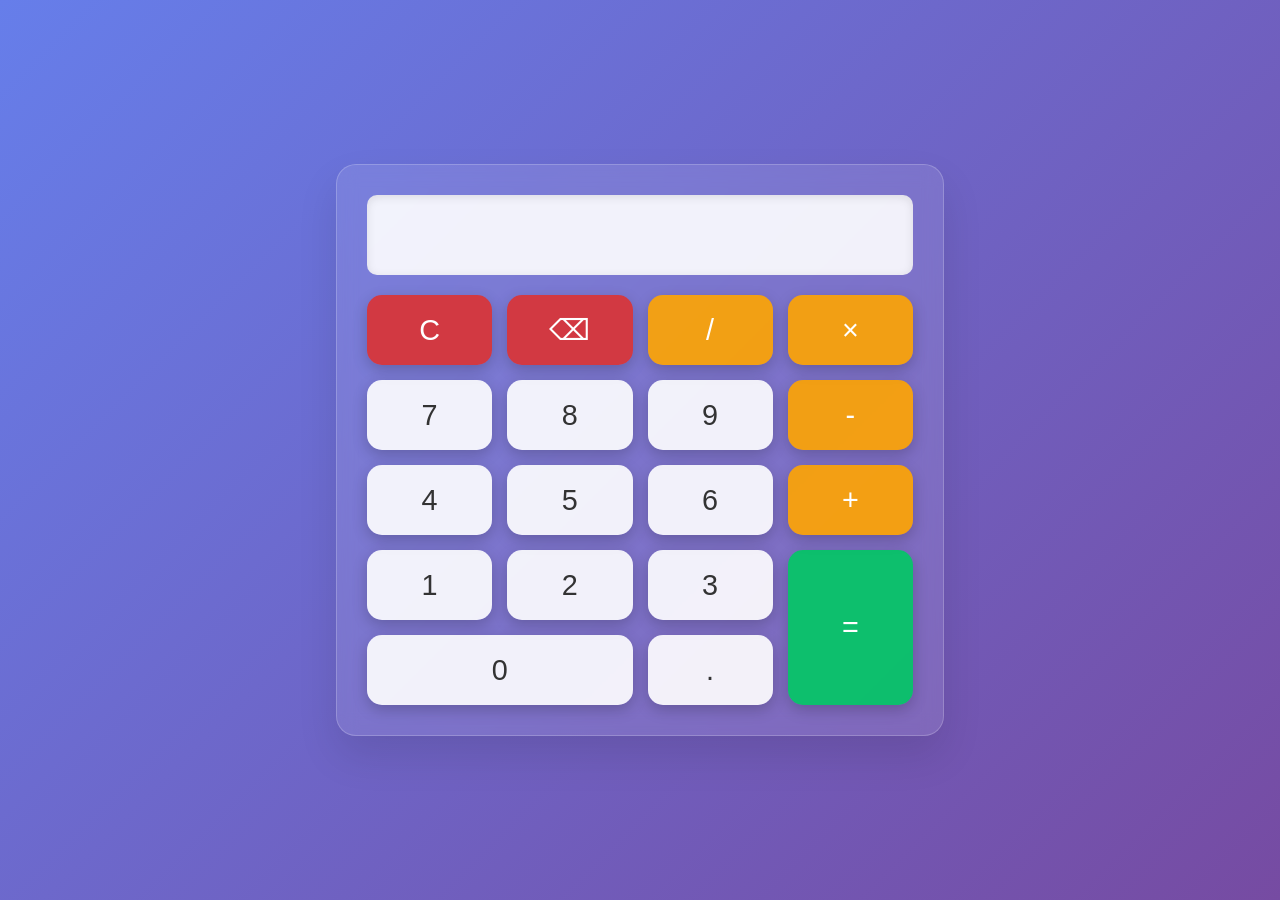
<file: Calculator_project/index.html>
<!DOCTYPE html>
<html lang="en">
<head>
    <meta charset="UTF-8">
    <meta name="viewport" content="width=device-width, initial-scale=1.0">
    <title>Calculator</title>
    <link rel="stylesheet" href="style.css">
</head>
<body>
    <div class="calculator">
        <input type="text" id="display" readonly>
        <div class="buttons">
            <button class="btn clear" onclick="clearDisplay()">C</button>
            <button class="btn clear" onclick="deleteLast()">⌫</button>
            <button class="btn operator" onclick="appendToDisplay('/')">/</button>
            <button class="btn operator" onclick="appendToDisplay('*')">×</button>
            
            <button class="btn number" onclick="appendToDisplay('7')">7</button>
            <button class="btn number" onclick="appendToDisplay('8')">8</button>
            <button class="btn number" onclick="appendToDisplay('9')">9</button>
            <button class="btn operator" onclick="appendToDisplay('-')">-</button>
            
            <button class="btn number" onclick="appendToDisplay('4')">4</button>
            <button class="btn number" onclick="appendToDisplay('5')">5</button>
            <button class="btn number" onclick="appendToDisplay('6')">6</button>
            <button class="btn operator" onclick="appendToDisplay('+')">+</button>

            <button class="btn number" onclick="appendToDisplay('1')">1</button>
            <button class="btn number" onclick="appendToDisplay('2')">2</button>
            <button class="btn number" onclick="appendToDisplay('3')">3</button>
            <button class="btn equals " onclick="calculate()">=</button>
            
            <button class="btn number span-2" onclick="appendToDisplay('0')">0</button>
            <button class="btn number" onclick="appendToDisplay('.')">.</button>
            
        </div>
    </div>
    <script src="script.js"></script>
</body>
</html>
</file>
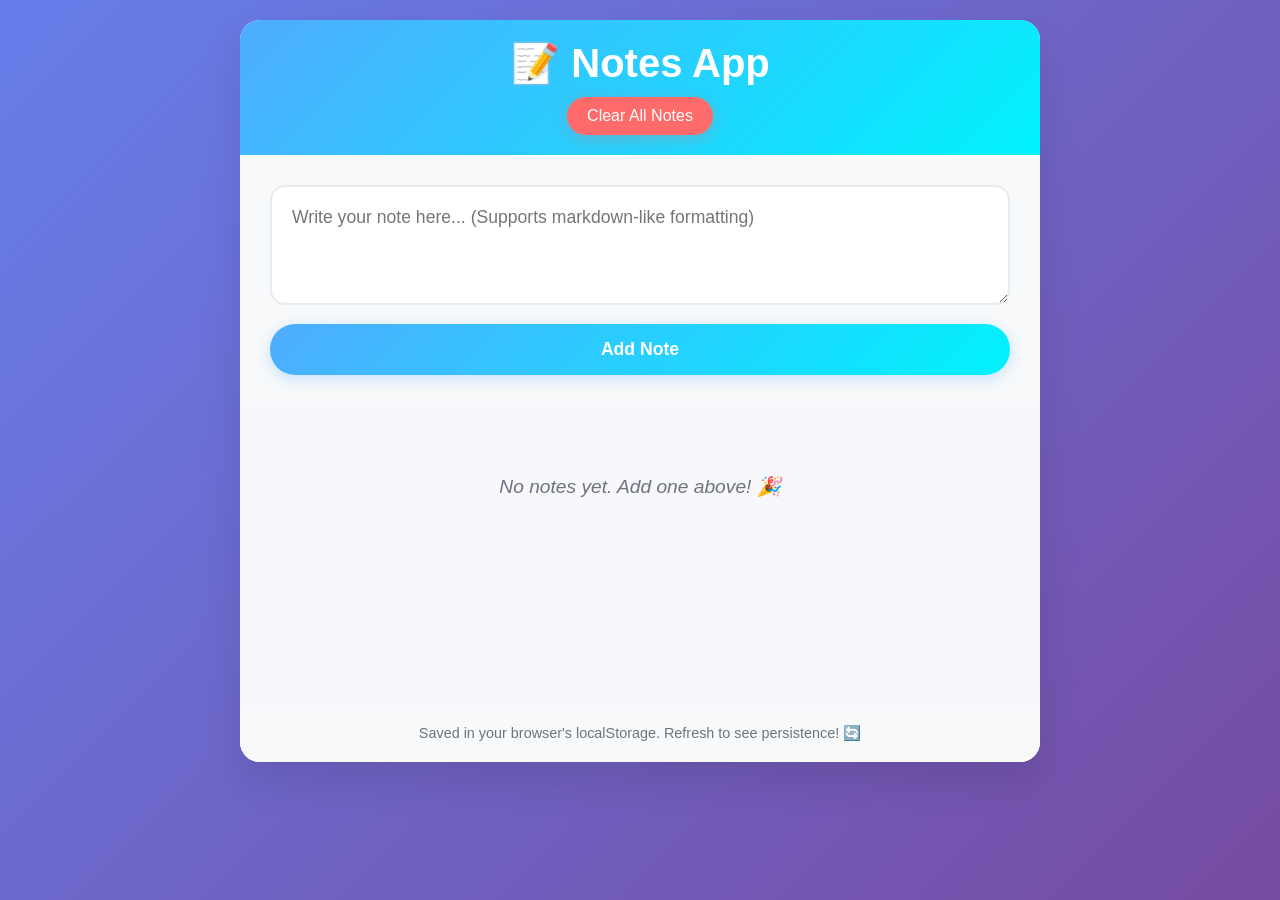
<file: Notes App/index.html>
<!DOCTYPE html>
<html lang="en">
<head>
    <meta charset="UTF-8">
    <meta name="viewport" content="width=device-width, initial-scale=1.0">
    <title>Notes App</title>
    <link rel="stylesheet" href="style.css">
</head>
<body>
    <div class="container">
        <header>
            <h1>📝 Notes App</h1>
            <button id="clearAll" class="btn-danger">Clear All Notes</button>
        </header>
        
        <div class="input-section">
            <textarea id="noteInput" placeholder="Write your note here... (Supports markdown-like formatting)"></textarea>
            <button id="addNote" class="btn-primary">Add Note</button>
        </div>
        
        <div class="notes-section">
            <div id="notesList"></div>
            <p id="noNotes" class="no-notes">No notes yet. Add one above! 🎉</p>
        </div>
        
        <footer>
            <p>Saved in your browser's localStorage. Refresh to see persistence! 🔄</p>
        </footer>
    </div>
    
    <script src="script.js"></script>
</body>
</html>
</file>
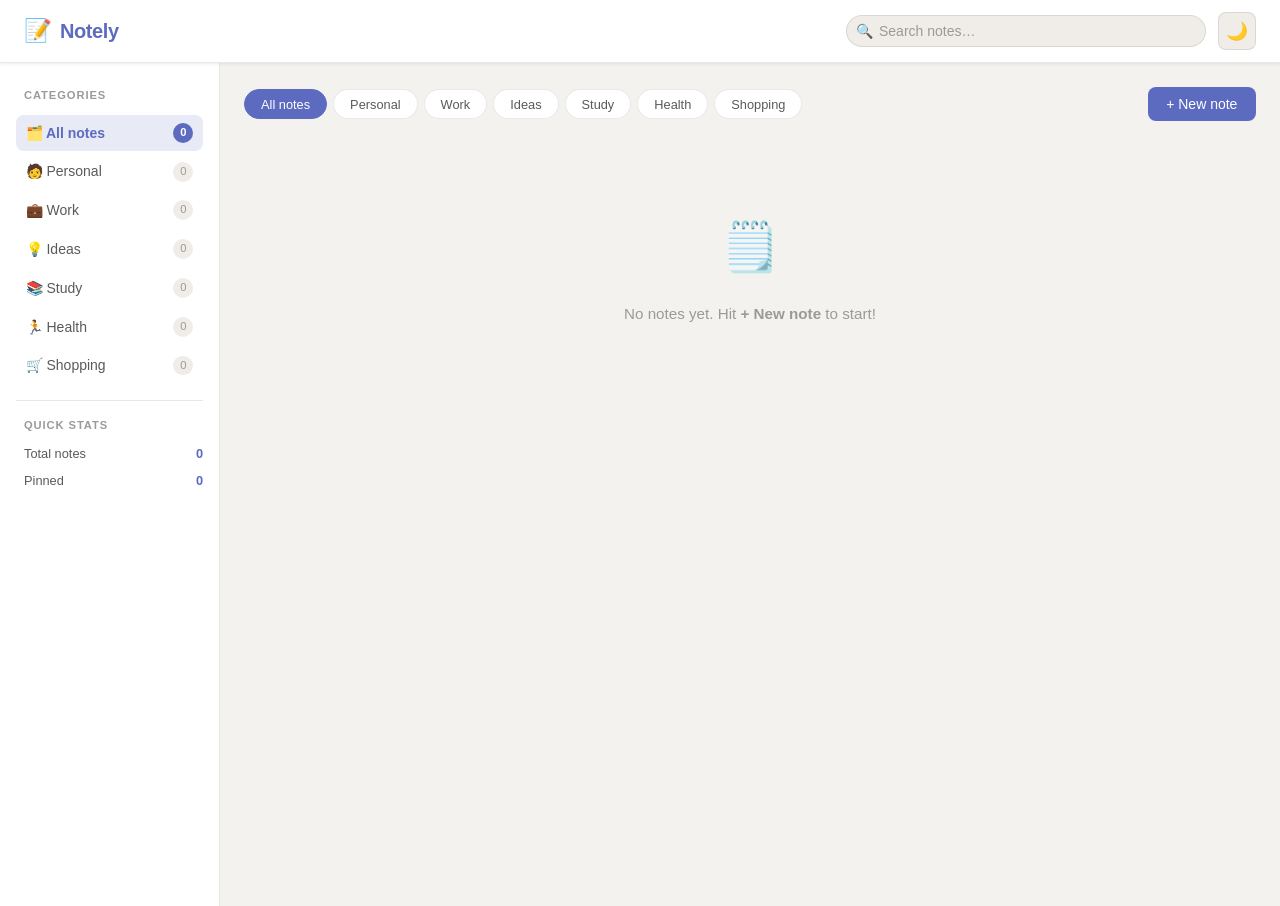
<file: notes-app/index.html>
<!DOCTYPE html>
<html lang="en">
<head>
  <meta charset="UTF-8" />
  <meta name="viewport" content="width=device-width, initial-scale=1.0" />
  <title>Notes App</title>

  <!-- Link to our external CSS files -->
  <link rel="stylesheet" href="css/reset.css" />
  <link rel="stylesheet" href="css/style.css" />
  <link rel="stylesheet" href="css/dark.css" />
</head>
<body>

  <!-- ════════════════════════════════
       TOP NAVIGATION BAR
  ════════════════════════════════ -->
  <header class="navbar">
    <div class="navbar__brand">
      <!-- App icon + name -->
      <span class="navbar__icon">📝</span>
      <span class="navbar__title">Notely</span>
    </div>

    <div class="navbar__actions">
      <!-- Search bar -->
      <div class="search-box">
        <span class="search-box__icon">🔍</span>
        <input
          type="text"
          id="searchInput"
          class="search-box__input"
          placeholder="Search notes…"
          autocomplete="off"
        />
        <!-- Clear search button (hidden by default) -->
        <button id="clearSearch" class="search-box__clear" title="Clear search">✕</button>
      </div>

      <!-- Dark mode toggle button -->
      <button id="darkToggle" class="icon-btn" title="Toggle dark mode">
        <span id="darkIcon">🌙</span>
      </button>
    </div>
  </header>


  <!-- ════════════════════════════════
       SIDEBAR (categories / tags)
  ════════════════════════════════ -->
  <div class="layout">

    <aside class="sidebar">
      <p class="sidebar__heading">Categories</p>
      <ul class="sidebar__list" id="categoryList">
        <!-- Category items are injected by JS (categories.js) -->
      </ul>

      <hr class="sidebar__divider" />

      <p class="sidebar__heading">Quick stats</p>
      <div class="sidebar__stats" id="sidebarStats">
        <!-- Stats injected by JS -->
      </div>
    </aside>


    <!-- ════════════════════════════════
         MAIN CONTENT AREA
    ════════════════════════════════ -->
    <main class="main">

      <!-- ── Toolbar: filter bar + New Note button ── -->
      <div class="toolbar">
        <div class="filter-tabs" id="filterTabs">
          <!-- Tab buttons injected by JS -->
        </div>
        <button id="newNoteBtn" class="btn btn--primary">+ New note</button>
      </div>


      <!-- ── ADD / EDIT NOTE FORM (hidden by default) ── -->
      <div class="note-form-overlay" id="noteFormOverlay">
        <div class="note-form" id="noteForm">

          <div class="note-form__header">
            <h2 class="note-form__title" id="formTitle">New note</h2>
            <button class="icon-btn" id="closeFormBtn" title="Close">✕</button>
          </div>

          <!-- Title field -->
          <input
            type="text"
            id="noteTitleInput"
            class="note-form__field"
            placeholder="Note title…"
            maxlength="100"
          />

          <!-- Body / description field -->
          <textarea
            id="noteBodyInput"
            class="note-form__field note-form__textarea"
            placeholder="Write your note here…"
            rows="6"
          ></textarea>

          <!-- Category selector -->
          <div class="note-form__row">
            <label class="note-form__label">Category</label>
            <select id="noteCategoryInput" class="note-form__select">
              <!-- Options injected by categories.js -->
            </select>
          </div>

          <!-- Color picker row -->
          <div class="note-form__row">
            <label class="note-form__label">Color</label>
            <div class="color-picker" id="colorPicker">
              <!-- Color swatches injected by notes.js -->
            </div>
          </div>

          <!-- Form action buttons -->
          <div class="note-form__actions">
            <button class="btn btn--ghost" id="cancelFormBtn">Cancel</button>
            <button class="btn btn--primary" id="saveNoteBtn">Save note</button>
          </div>

        </div>
      </div>


      <!-- ── NOTES GRID ── -->
      <div class="notes-grid" id="notesGrid">
        <!-- Note cards are injected by JS (notes.js) -->
      </div>

      <!-- Empty state message -->
      <div class="empty-state" id="emptyState" style="display:none;">
        <span class="empty-state__icon">🗒️</span>
        <p class="empty-state__text">No notes yet. Hit <strong>+ New note</strong> to start!</p>
      </div>

    </main>
  </div><!-- /.layout -->


  <!-- ════════════════════════════════
       JAVASCRIPT (order matters!)
  ════════════════════════════════ -->
  <script src="js/storage.js"></script>      <!-- localStorage helpers -->
  <script src="js/categories.js"></script>   <!-- category data & rendering -->
  <script src="js/notes.js"></script>        <!-- note CRUD & rendering -->
  <script src="js/search.js"></script>       <!-- search / filter logic -->
  <script src="js/darkmode.js"></script>     <!-- dark mode toggle -->
  <script src="js/app.js"></script>          <!-- app entry point (init) -->

</body>
</html>
</file>
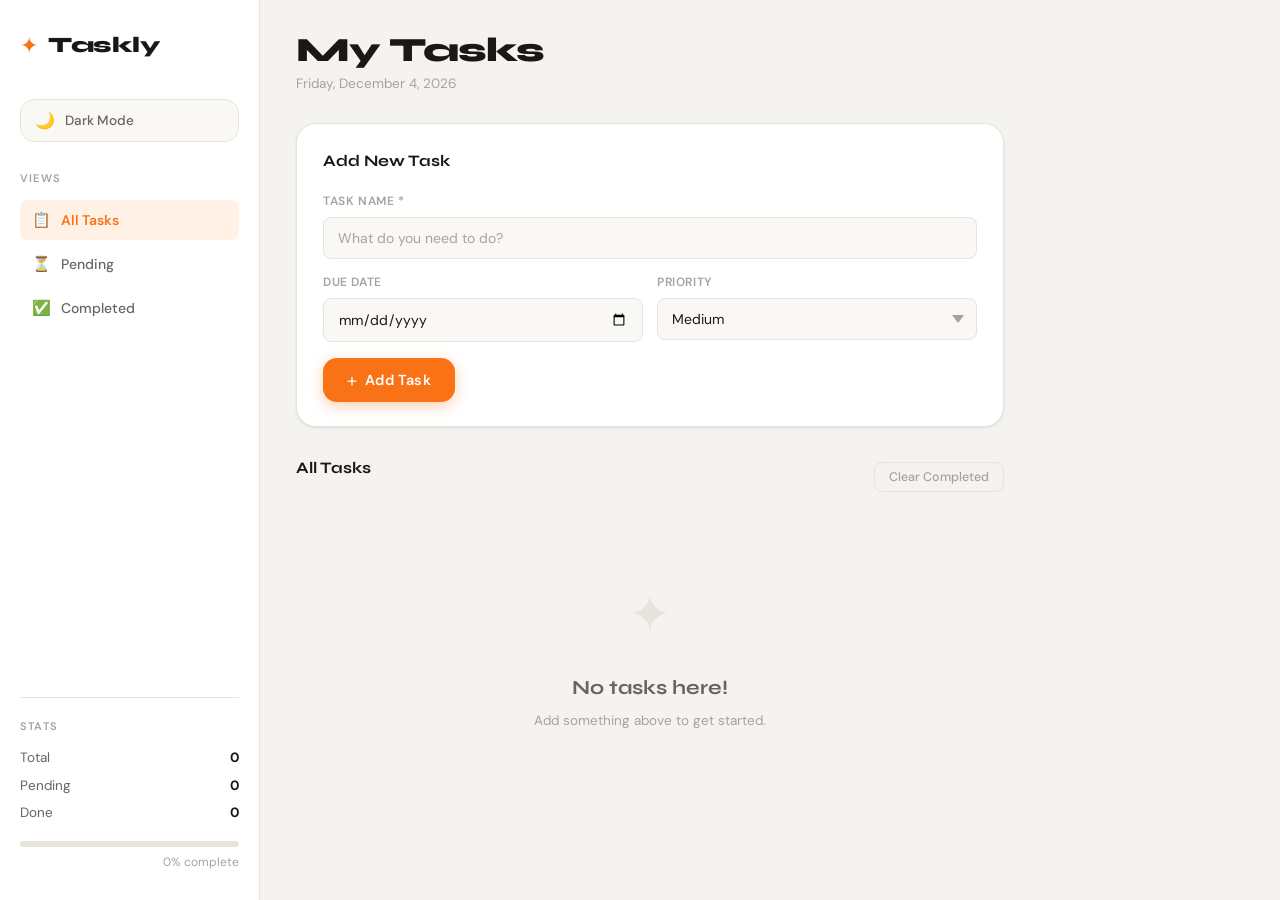
<file: todo-app/index.html>
<!DOCTYPE html>
<html lang="en" data-theme="light">
<head>
  <meta charset="UTF-8" />
  <meta name="viewport" content="width=device-width, initial-scale=1.0"/>
  <title>Taskly — Your Personal Todo App</title>

  <!-- Google Fonts: Syne (display) + DM Sans (body) -->
  <link rel="preconnect" href="https://fonts.googleapis.com">
  <link href="https://fonts.googleapis.com/css2?family=Syne:wght@600;700;800&family=DM+Sans:wght@300;400;500;600&display=swap" rel="stylesheet">

  <!-- Main Stylesheet -->
  <link rel="stylesheet" href="style.css" />
</head>
<body>

  <!-- ============================================================
       APP WRAPPER
  ============================================================ -->
  <div class="app-wrapper">

    <!-- ── SIDEBAR ─────────────────────────────────────────── -->
    <aside class="sidebar">
      <div class="brand">
        <span class="brand-icon">✦</span>
        <span class="brand-name">Taskly</span>
      </div>

      <!-- Dark-mode toggle -->
      <button class="theme-btn" id="themeToggle" title="Toggle dark mode">
        <span class="theme-icon" id="themeIcon">🌙</span>
        <span class="theme-label" id="themeLabel">Dark Mode</span>
      </button>

      <!-- Filter navigation -->
      <nav class="filter-nav">
        <p class="nav-section-label">Views</p>
        <button class="filter-btn active" data-filter="all">
          <span class="filter-icon">📋</span> All Tasks
        </button>
        <button class="filter-btn" data-filter="pending">
          <span class="filter-icon">⏳</span> Pending
        </button>
        <button class="filter-btn" data-filter="completed">
          <span class="filter-icon">✅</span> Completed
        </button>
      </nav>

      <!-- Stats block -->
      <div class="stats-block">
        <p class="nav-section-label">Stats</p>
        <div class="stat-row">
          <span>Total</span><strong id="statTotal">0</strong>
        </div>
        <div class="stat-row">
          <span>Pending</span><strong id="statPending">0</strong>
        </div>
        <div class="stat-row">
          <span>Done</span><strong id="statDone">0</strong>
        </div>
        <!-- Progress bar -->
        <div class="progress-bar-wrap">
          <div class="progress-bar-fill" id="progressBar"></div>
        </div>
        <p class="progress-label" id="progressLabel">0% complete</p>
      </div>
    </aside>

    <!-- ── MAIN CONTENT ───────────────────────────────────── -->
    <main class="main-content">

      <!-- Header -->
      <header class="main-header">
        <div>
          <h1 class="main-title">My Tasks</h1>
          <p class="main-subtitle" id="dateDisplay"></p>
        </div>
        <!-- Mobile theme toggle -->
        <button class="theme-btn-mobile" id="themeToggleMobile" title="Toggle theme">🌙</button>
      </header>

      <!-- ── ADD TASK FORM ─────────────────────────────────── -->
      <div class="add-task-card">
        <h2 class="card-title">Add New Task</h2>

        <div class="form-grid">
          <!-- Task name -->
          <div class="form-group full-width">
            <label class="form-label" for="taskInput">Task Name *</label>
            <input
              type="text"
              id="taskInput"
              class="form-input"
              placeholder="What do you need to do?"
              maxlength="120"
            />
          </div>

          <!-- Due date -->
          <div class="form-group">
            <label class="form-label" for="dueDateInput">Due Date</label>
            <input type="date" id="dueDateInput" class="form-input" />
          </div>

          <!-- Priority -->
          <div class="form-group">
            <label class="form-label" for="priorityInput">Priority</label>
            <select id="priorityInput" class="form-input form-select">
              <option value="medium">Medium</option>
              <option value="high">High</option>
              <option value="low">Low</option>
            </select>
          </div>
        </div>

        <!-- Submit button -->
        <button class="add-btn" id="addTaskBtn">
          <span class="add-btn-icon">+</span> Add Task
        </button>
      </div>

      <!-- ── TASK LIST ──────────────────────────────────────── -->
      <section class="task-section">
        <div class="task-list-header">
          <h2 class="card-title" id="listHeading">All Tasks</h2>
          <!-- Bulk clear completed -->
          <button class="clear-btn" id="clearCompletedBtn">Clear Completed</button>
        </div>

        <!-- The list renders here -->
        <ul class="task-list" id="taskList"></ul>

        <!-- Empty state illustration -->
        <div class="empty-state" id="emptyState">
          <div class="empty-illustration">✦</div>
          <p class="empty-title">No tasks here!</p>
          <p class="empty-sub">Add something above to get started.</p>
        </div>
      </section>

    </main>
  </div>

  <!-- ── EDIT MODAL ──────────────────────────────────────────── -->
  <div class="modal-overlay" id="modalOverlay">
    <div class="modal" role="dialog" aria-modal="true" aria-label="Edit task">
      <h3 class="modal-title">Edit Task</h3>

      <div class="form-group">
        <label class="form-label" for="editTaskInput">Task Name *</label>
        <input type="text" id="editTaskInput" class="form-input" maxlength="120" />
      </div>

      <div class="form-grid">
        <div class="form-group">
          <label class="form-label" for="editDueDateInput">Due Date</label>
          <input type="date" id="editDueDateInput" class="form-input" />
        </div>
        <div class="form-group">
          <label class="form-label" for="editPriorityInput">Priority</label>
          <select id="editPriorityInput" class="form-input form-select">
            <option value="medium">Medium</option>
            <option value="high">High</option>
            <option value="low">Low</option>
          </select>
        </div>
      </div>

      <div class="modal-actions">
        <button class="modal-cancel-btn" id="modalCancelBtn">Cancel</button>
        <button class="modal-save-btn" id="modalSaveBtn">Save Changes</button>
      </div>
    </div>
  </div>

  <!-- Main Script -->
  <script src="app.js"></script>
</body>
</html>
</file>
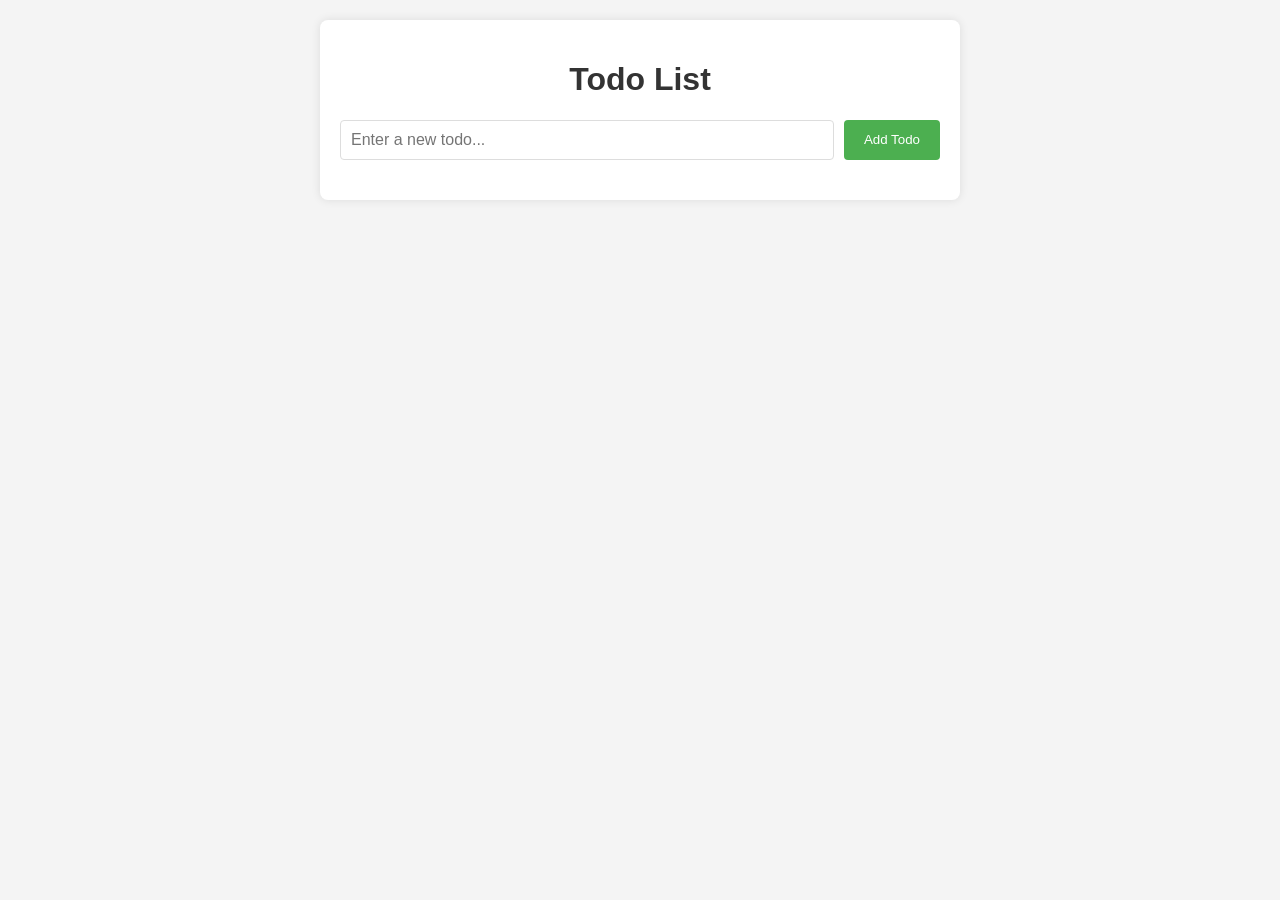
<file: todo-list/index.html>
<html lang="en">
<head>
    <meta charset="UTF-8">
    <meta name="viewport" content="width=device-width, initial-scale=1.0">
    <title>Todo List</title>
    <link rel="stylesheet" href="styles.css">
</head>
<body>
    <div class="container">
        <h1>Todo List</h1>
        <div class="input-section">
            <input type="text" id="todoInput" placeholder="Enter a new todo...">
            <button id="addBtn">Add Todo</button>
        </div>
        <ul id="todoList"></ul>
    </div>
    <script src="script.js"></script>
</body>
</html>
</file>
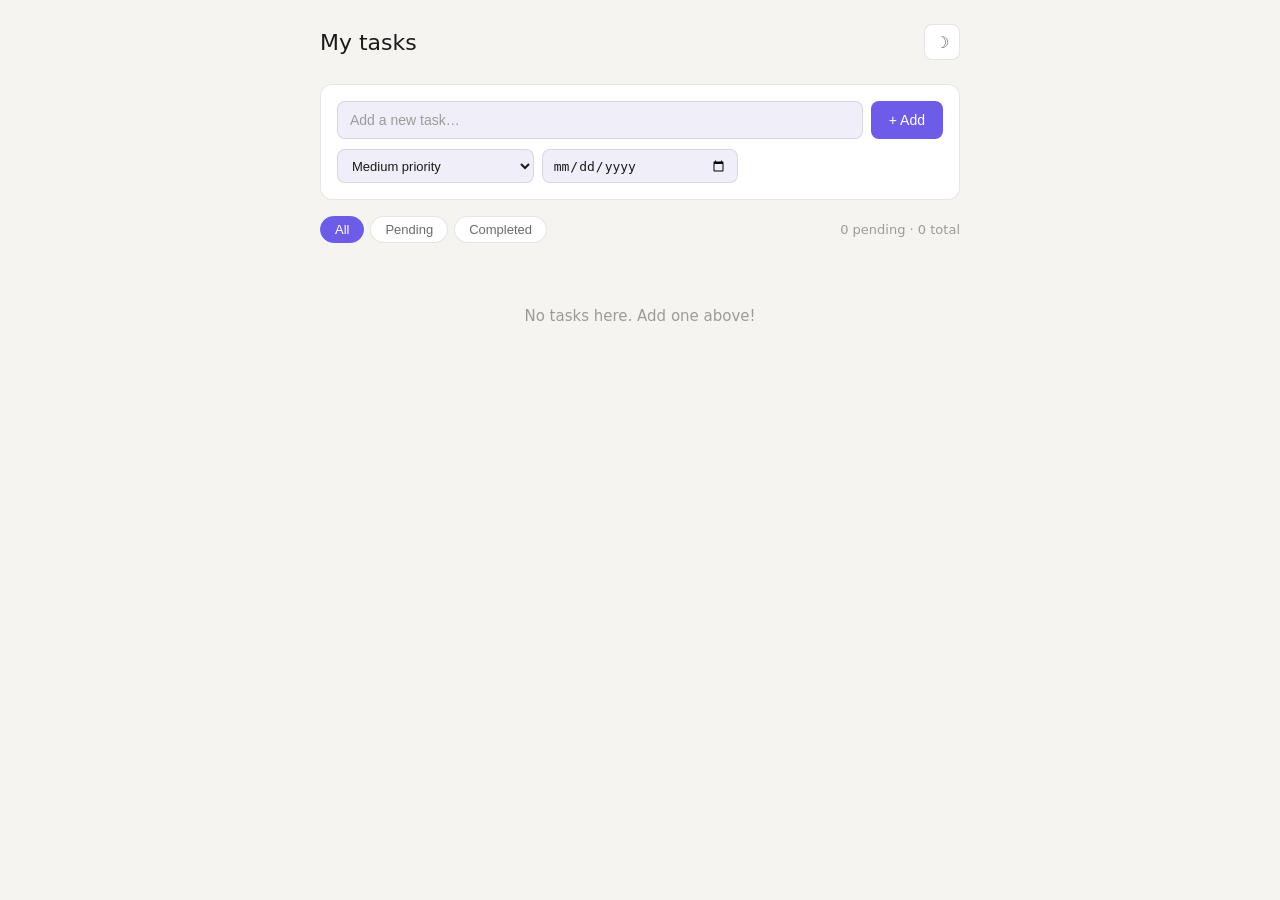
<file: Todo_list/index.html>
<!DOCTYPE html>
<html lang="en">
<head>
  <meta charset="UTF-8" />
  <meta name="viewport" content="width=device-width, initial-scale=1.0"/>
  <title>Todo App</title>
  <link rel="stylesheet" href="style.css" />
</head>
<body>

<div class="app" id="app">
  <div class="header">
    <h1>My tasks</h1>
    <div class="header-right">
      <button class="icon-btn" id="darkToggle" title="Toggle dark mode">☀</button>
    </div>
  </div>

  <div class="add-card">
    <div class="add-row">
      <input type="text" id="taskInput" placeholder="Add a new task…" maxlength="200" />
      <button onclick="addTask()">+ Add</button>
    </div>
    <div class="meta-row">
      <select id="prioritySelect">
        <option value="medium">Medium priority</option>
        <option value="high">High priority</option>
        <option value="low">Low priority</option>
      </select>
      <input type="date" id="dueDateInput" />
      <select id="catSelect" style="display:none"></select>
    </div>
  </div>

  <div class="controls">
    <div class="filters">
      <button class="filter-btn active" onclick="setFilter('all',this)">All</button>
      <button class="filter-btn" onclick="setFilter('pending',this)">Pending</button>
      <button class="filter-btn" onclick="setFilter('done',this)">Completed</button>
    </div>
    <span class="task-count" id="taskCount"></span>
  </div>

  <div class="task-list" id="taskList"></div>
  <div class="empty" id="emptyMsg" style="display:none">No tasks here. Add one above!</div>
</div>

<script src="script.js"></script>
</body>
</html>
</file>
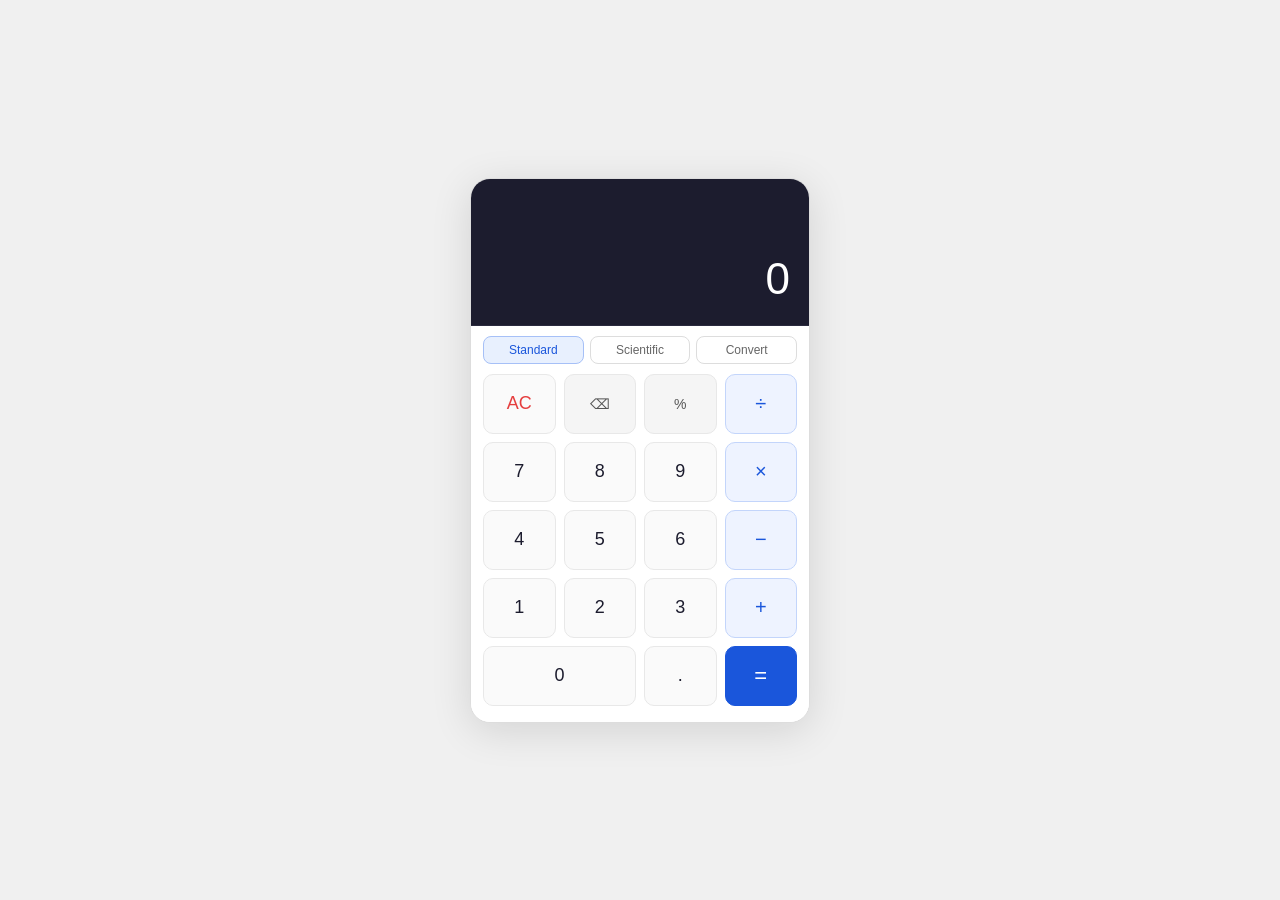
<file: Calculator-2/calculator.html>
<!DOCTYPE html>
<html lang="en">
<head>
  <meta charset="UTF-8" />
  <meta name="viewport" content="width=device-width, initial-scale=1.0"/>
  <title>Calculator</title>
  <link rel="stylesheet" href="style.css" />
</head>
<body>
  <div class="calc-wrap">
    <div class="calc">
      <div class="display">
        <div class="history" id="hist"></div>
        <div class="expr" id="expr"></div>
        <div class="main-display" id="disp">0</div>
      </div>

      <div class="mode-row">
        <button class="mode-btn active" onclick="setMode('std')">Standard</button>
        <button class="mode-btn" onclick="setMode('sci')">Scientific</button>
        <button class="mode-btn" onclick="setMode('conv')">Convert</button>
      </div>

      <!-- Scientific extras -->
      <div class="sci-panel" id="sciPanel">
        <button class="btn fn" onclick="sciOp('sin')">sin</button>
        <button class="btn fn" onclick="sciOp('cos')">cos</button>
        <button class="btn fn" onclick="sciOp('tan')">tan</button>
        <button class="btn fn" onclick="sciOp('log')">log</button>
        <button class="btn fn" onclick="sciOp('ln')">ln</button>
        <button class="btn fn" onclick="sciOp('sqrt')">√x</button>
        <button class="btn fn" onclick="sciOp('sq')">x²</button>
        <button class="btn fn" onclick="sciOp('inv')">1/x</button>
        <button class="btn fn" onclick="appendInput('π')">π</button>
        <button class="btn fn" onclick="appendInput('e')">e</button>
        <button class="btn fn" onclick="sciOp('fact')">+/−</button>
        <button class="btn fn" onclick="sciOp('abs')">|x|</button>
      </div>

      <!-- Standard buttons -->
      <div class="buttons" id="stdButtons">
        <button class="btn clr" onclick="clearAll()">AC</button>
        <button class="btn fn"  onclick="toggleSign()">⌫</button>
        <button class="btn fn"  onclick="percent()">%</button>
        <button class="btn op"  onclick="appendOp('/')">÷</button>

        <button class="btn" onclick="appendInput('7')">7</button>
        <button class="btn" onclick="appendInput('8')">8</button>
        <button class="btn" onclick="appendInput('9')">9</button>
        <button class="btn op" onclick="appendOp('*')">×</button>

        <button class="btn" onclick="appendInput('4')">4</button>
        <button class="btn" onclick="appendInput('5')">5</button>
        <button class="btn" onclick="appendInput('6')">6</button>
        <button class="btn op" onclick="appendOp('-')">−</button>

        <button class="btn" onclick="appendInput('1')">1</button>
        <button class="btn" onclick="appendInput('2')">2</button>
        <button class="btn" onclick="appendInput('3')">3</button>
        <button class="btn op" onclick="appendOp('+')">+</button>

        <button class="btn wide" onclick="appendInput('0')">0</button>
        <button class="btn" onclick="appendDot()">.</button>
        <button class="btn eq" onclick="calculate()">=</button>
      </div>

      <!-- Unit converter -->
      <div class="conv-panel" id="convPanel">
        <select id="convType" onchange="populateConv()">
          <option value="length">Length</option>
          <option value="weight">Weight</option>
          <option value="temp">Temperature</option>
          <option value="area">Area</option>
          <option value="speed">Speed</option>
        </select>
        <div class="conv-row">
          <input type="number" id="convIn" value="1" oninput="updateConv()" />
          <select id="convFrom" onchange="updateConv()"></select>
        </div>
        <div class="conv-row center">
          <button class="btn fn swap-btn" onclick="swapConv()">⇅</button>
        </div>
        <div class="conv-row">
          <input type="number" id="convOut" readonly />
          <select id="convTo" onchange="updateConv()"></select>
        </div>
        <div class="conv-result" id="convResultStr"></div>
      </div>
    </div>
  </div>
  <script src="script.js"></script>
</body>
</html>
</file>
<file: Calculator_project/style.css>
* {
    margin: 0;
    padding: 0;
    box-sizing: border-box;
}

body {
    font-family: 'Arial', sans-serif;
    background: linear-gradient(135deg, #667eea 0%, #764ba2 100%);
    display: flex;
    justify-content: center;
    align-items: center;
    min-height: 100vh;
    padding: 20px;
}

.calculator {
    background: rgba(255, 255, 255, 0.1);
    backdrop-filter: blur(10px);
    border-radius: 20px;
    padding: 30px;
    box-shadow: 0 20px 40px rgba(0, 0, 0, 0.1);
    border: 1px solid rgba(255, 255, 255, 0.2);
}

#display {
    width: 100%;
    height: 80px;
    font-size: 2.5em;
    text-align: right;
    padding: 0 20px;
    margin-bottom: 20px;
    border: none;
    border-radius: 10px;
    background: rgba(255, 255, 255, 0.9);
    box-shadow: inset 0 2px 10px rgba(0, 0, 0, 0.1);
    color: #333;
}

.buttons {
    display: grid;
    grid-template-columns: repeat(4, 1fr);
    gap: 15px;
}

.btn {
    height: 70px;
    font-size: 1.8em;
    border: none;
    border-radius: 15px;
    cursor: pointer;
    transition: all 0.2s ease;
    box-shadow: 0 5px 15px rgba(0, 0, 0, 0.2);
}

.btn:hover {
    transform: translateY(-2px);
    box-shadow: 0 8px 25px rgba(0, 0, 0, 0.3);
}

.btn:active {
    transform: translateY(0);
}

.number {
    background: rgba(255, 255, 255, 0.9);
    color: #333;
}

.operator {
    background: rgba(255, 165, 0, 0.9);
    color: white;
}

.equals {
    background: rgba(0, 200, 100, 0.9);
    color: white;
    grid-row:span 2;
    height:100%;
}

.clear {
    background: rgba(220, 50, 50, 0.9);
    color: white;
}

.span-2 {
    grid-column: span 2;
}

@media (max-width: 480px) {
    .calculator {
        padding: 20px;
    }
    
    #display {
        font-size: 2em;
        height: 70px;
    }
    
    .btn {
        height: 60px;
        font-size: 1.5em;
    }
}
</file>
<file: Notes App/style.css>
* {
    margin: 0;
    padding: 0;
    box-sizing: border-box;
}

body {
    font-family: 'Segoe UI', Tahoma, Geneva, Verdana, sans-serif;
    background: linear-gradient(135deg, #667eea 0%, #764ba2 100%);
    min-height: 100vh;
    padding: 20px;
}

.container {
    max-width: 800px;
    margin: 0 auto;
    background: rgba(255, 255, 255, 0.95);
    border-radius: 20px;
    box-shadow: 0 20px 40px rgba(0, 0, 0, 0.1);
    overflow: hidden;
    backdrop-filter: blur(10px);
}

header {
    background: linear-gradient(135deg, #4facfe 0%, #00f2fe 100%);
    color: white;
    padding: 20px;
    text-align: center;
}

header h1 {
    margin-bottom: 10px;
    font-size: 2.5em;
}

.btn-danger {
    background: #ff6b6b;
    color: white;
    border: none;
    padding: 10px 20px;
    border-radius: 25px;
    cursor: pointer;
    font-size: 1em;
    transition: all 0.3s ease;
    box-shadow: 0 4px 15px rgba(255, 107, 107, 0.3);
}

.btn-danger:hover {
    transform: translateY(-2px);
    box-shadow: 0 6px 20px rgba(255, 107, 107, 0.4);
}

.input-section {
    padding: 30px;
    background: #f8f9fa;
}

#noteInput {
    width: 100%;
    min-height: 120px;
    padding: 20px;
    border: 2px solid #e9ecef;
    border-radius: 15px;
    font-size: 1.1em;
    resize: vertical;
    font-family: inherit;
    transition: all 0.3s ease;
    background: white;
}

#noteInput:focus {
    outline: none;
    border-color: #4facfe;
    box-shadow: 0 0 0 3px rgba(79, 172, 254, 0.1);
    transform: translateY(-2px);
}

.btn-primary {
    background: linear-gradient(135deg, #4facfe 0%, #00f2fe 100%);
    color: white;
    border: none;
    padding: 15px 30px;
    border-radius: 25px;
    cursor: pointer;
    font-size: 1.1em;
    font-weight: bold;
    margin-top: 15px;
    transition: all 0.3s ease;
    box-shadow: 0 4px 15px rgba(79, 172, 254, 0.3);
    width: 100%;
}

.btn-primary:hover {
    transform: translateY(-3px);
    box-shadow: 0 8px 25px rgba(79, 172, 254, 0.4);
}

.notes-section {
    padding: 30px;
    min-height: 300px;
}

.note-card {
    background: white;
    border-radius: 15px;
    padding: 25px;
    margin-bottom: 20px;
    box-shadow: 0 10px 30px rgba(0, 0, 0, 0.1);
    transition: all 0.3s ease;
    position: relative;
    border-left: 5px solid #4facfe;
}

.note-card:hover {
    transform: translateY(-5px);
    box-shadow: 0 15px 40px rgba(0, 0, 0, 0.15);
}

.note-card.editing {
    border-left-color: #ff6b6b;
}

.note-content {
    font-size: 1.1em;
    line-height: 1.6;
    margin-bottom: 15px;
    min-height: 60px;
}

.note-actions {
    display: flex;
    gap: 10px;
}

.btn-small {
    padding: 8px 16px;
    border: none;
    border-radius: 20px;
    cursor: pointer;
    font-size: 0.9em;
    font-weight: bold;
    transition: all 0.3s ease;
    flex: 1;
}

.btn-edit {
    background: #ffd93d;
    color: #333;
    box-shadow: 0 4px 15px rgba(255, 217, 61, 0.3);
}

.btn-edit:hover {
    background: #ffcd3c;
    transform: translateY(-2px);
}

.btn-delete {
    background: #ff6b6b;
    color: white;
    box-shadow: 0 4px 15px rgba(255, 107, 107, 0.3);
}

.btn-delete:hover {
    background: #ff5252;
    transform: translateY(-2px);
}

.btn-save {
    background: #51cf66;
    color: white;
    box-shadow: 0 4px 15px rgba(81, 207, 102, 0.3);
}

.btn-save:hover {
    background: #40c057;
    transform: translateY(-2px);
}

.btn-cancel {
    background: #dee2e6;
    color: #495057;
    box-shadow: 0 4px 15px rgba(222, 226, 230, 0.3);
}

.btn-cancel:hover {
    background: #ced4da;
    transform: translateY(-2px);
}

.no-notes {
    text-align: center;
    color: #6c757d;
    font-size: 1.2em;
    font-style: italic;
    padding: 40px;
}

footer {
    background: #f8f9fa;
    padding: 20px;
    text-align: center;
    color: #6c757d;
    font-size: 0.9em;
}

@media (max-width: 768px) {
    body {
        padding: 10px;
    }
    
    .container {
        border-radius: 15px;
        margin: 10px;
    }
    
    header h1 {
        font-size: 2em;
    }
    
    .input-section, .notes-section {
        padding: 20px;
    }
    
    .note-actions {
        flex-direction: column;
    }
}


@keyframes fadeIn {
    from { opacity: 0; transform: translateY(20px); }
    to { opacity: 1; transform: translateY(0); }
}

.note-card {
    animation: fadeIn 0.5s ease-out;
}
</file>
<file: notes-app/css/style.css>
/* ============================================================
   style.css — Main styles for the Notely app (light mode)
   ============================================================ */

/* ── CSS Custom Properties (variables) ─────────────────────── */
:root {
  /* Colours */
  --color-bg:          #f4f2ee;   /* page background */
  --color-surface:     #ffffff;   /* card / form surface */
  --color-surface-2:   #f0ede8;   /* subtle secondary surface */
  --color-border:      rgba(0,0,0,0.09);
  --color-border-2:    rgba(0,0,0,0.15);
  --color-text:        #1a1a1a;
  --color-text-2:      #5a5a5a;   /* secondary / meta text */
  --color-text-3:      #9a9a9a;   /* placeholder / muted */
  --color-accent:      #5c6bc0;   /* indigo accent */
  --color-accent-2:    #3f51b5;   /* darker accent (hover) */
  --color-accent-bg:   #e8eaf6;   /* very light accent fill */
  --color-danger:      #e53935;
  --color-danger-bg:   #fdecea;
  --color-pin:         #f59e0b;   /* pin icon colour */

  /* Shadows */
  --shadow-sm:  0 1px 3px rgba(0,0,0,0.08);
  --shadow-md:  0 4px 12px rgba(0,0,0,0.10);
  --shadow-lg:  0 8px 30px rgba(0,0,0,0.15);

  /* Radius */
  --radius-sm:  8px;
  --radius-md:  12px;
  --radius-lg:  16px;
  --radius-xl:  24px;

  /* Transitions */
  --transition: 0.22s cubic-bezier(0.4, 0, 0.2, 1);

  /* Note card palette (sticky-note colours) */
  --note-white:  #ffffff;
  --note-yellow: #fff9c4;
  --note-blue:   #e3f2fd;
  --note-green:  #e8f5e9;
  --note-pink:   #fce4ec;
  --note-purple: #ede7f6;
  --note-orange: #fff3e0;
}


/* ── Global body ────────────────────────────────────────────── */
body {
  font-family: -apple-system, BlinkMacSystemFont, "Segoe UI", Roboto, Helvetica, Arial, sans-serif;
  background: var(--color-bg);
  color: var(--color-text);
  line-height: 1.6;
  min-height: 100vh;
  transition: background var(--transition), color var(--transition);
}


/* ═══════════════════════════════════════════════════════════
   NAVBAR
═══════════════════════════════════════════════════════════ */
.navbar {
  position: sticky;
  top: 0;
  z-index: 100;
  display: flex;
  align-items: center;
  justify-content: space-between;
  gap: 1rem;
  padding: 0.75rem 1.5rem;
  background: var(--color-surface);
  border-bottom: 1px solid var(--color-border);
  box-shadow: var(--shadow-sm);
}

/* Brand (logo + name) */
.navbar__brand {
  display: flex;
  align-items: center;
  gap: 0.5rem;
  text-decoration: none;
  flex-shrink: 0;
}

.navbar__icon {
  font-size: 1.4rem;
}

.navbar__title {
  font-size: 1.25rem;
  font-weight: 700;
  color: var(--color-accent);
  letter-spacing: -0.02em;
}

/* Right side of navbar */
.navbar__actions {
  display: flex;
  align-items: center;
  gap: 0.75rem;
  flex: 1;
  justify-content: flex-end;
}


/* ── Search box ───────────────────────────────────────────── */
.search-box {
  position: relative;
  display: flex;
  align-items: center;
  width: 100%;
  max-width: 360px;
}

.search-box__icon {
  position: absolute;
  left: 10px;
  font-size: 14px;
  pointer-events: none;
}

.search-box__input {
  width: 100%;
  padding: 0.45rem 2.4rem 0.45rem 2rem;
  background: var(--color-surface-2);
  border: 1px solid var(--color-border);
  border-radius: var(--radius-xl);
  color: var(--color-text);
  font-size: 0.875rem;
  transition: border-color var(--transition), box-shadow var(--transition);
  outline: none;
}

.search-box__input:focus {
  border-color: var(--color-accent);
  box-shadow: 0 0 0 3px rgba(92, 107, 192, 0.15);
}

.search-box__input::placeholder {
  color: var(--color-text-3);
}

/* Clear (✕) button inside search */
.search-box__clear {
  position: absolute;
  right: 8px;
  font-size: 12px;
  color: var(--color-text-3);
  width: 20px;
  height: 20px;
  border-radius: 50%;
  display: flex;
  align-items: center;
  justify-content: center;
  transition: background var(--transition), color var(--transition);
}

.search-box__clear:hover {
  background: var(--color-surface-2);
  color: var(--color-text);
}

/* Hide clear button when search is empty */
.search-box__clear[hidden] {
  display: none;
}


/* ── Generic icon button ─────────────────────────────────── */
.icon-btn {
  width: 38px;
  height: 38px;
  border-radius: var(--radius-sm);
  display: flex;
  align-items: center;
  justify-content: center;
  font-size: 1.1rem;
  color: var(--color-text-2);
  background: var(--color-surface-2);
  border: 1px solid var(--color-border);
  transition: background var(--transition), color var(--transition), transform var(--transition);
  flex-shrink: 0;
}

.icon-btn:hover {
  background: var(--color-accent-bg);
  color: var(--color-accent);
}

.icon-btn:active {
  transform: scale(0.95);
}


/* ═══════════════════════════════════════════════════════════
   LAYOUT (sidebar + main)
═══════════════════════════════════════════════════════════ */
.layout {
  display: flex;
  min-height: calc(100vh - 57px); /* full height minus navbar */
}


/* ── Sidebar ─────────────────────────────────────────────── */
.sidebar {
  width: 220px;
  flex-shrink: 0;
  padding: 1.5rem 1rem;
  background: var(--color-surface);
  border-right: 1px solid var(--color-border);
  /* Sidebar is hidden on very small screens (see responsive section) */
}

.sidebar__heading {
  font-size: 0.7rem;
  font-weight: 700;
  letter-spacing: 0.08em;
  text-transform: uppercase;
  color: var(--color-text-3);
  margin-bottom: 0.6rem;
  padding-left: 0.5rem;
}

/* Category list items */
.sidebar__list {
  display: flex;
  flex-direction: column;
  gap: 2px;
  margin-bottom: 1rem;
}

.sidebar__item {
  display: flex;
  align-items: center;
  justify-content: space-between;
  padding: 0.45rem 0.6rem;
  border-radius: var(--radius-sm);
  font-size: 0.875rem;
  color: var(--color-text-2);
  cursor: pointer;
  transition: background var(--transition), color var(--transition);
  user-select: none;
}

.sidebar__item:hover {
  background: var(--color-surface-2);
  color: var(--color-text);
}

.sidebar__item.active {
  background: var(--color-accent-bg);
  color: var(--color-accent);
  font-weight: 600;
}

/* Badge showing note count per category */
.sidebar__badge {
  font-size: 0.7rem;
  background: var(--color-surface-2);
  color: var(--color-text-3);
  border-radius: 50px;
  padding: 1px 7px;
  min-width: 20px;
  text-align: center;
}

.sidebar__item.active .sidebar__badge {
  background: var(--color-accent);
  color: #fff;
}

.sidebar__divider {
  border: none;
  border-top: 1px solid var(--color-border);
  margin: 1rem 0;
}

/* Quick stats section */
.sidebar__stats {
  font-size: 0.8rem;
  color: var(--color-text-2);
  display: flex;
  flex-direction: column;
  gap: 6px;
  padding-left: 0.5rem;
}

.stat-row {
  display: flex;
  justify-content: space-between;
}

.stat-row__value {
  font-weight: 600;
  color: var(--color-accent);
}


/* ── Main content area ───────────────────────────────────── */
.main {
  flex: 1;
  padding: 1.5rem;
  min-width: 0; /* prevent overflow in flex child */
}


/* ── Toolbar (filter tabs + New Note button) ─────────────── */
.toolbar {
  display: flex;
  align-items: center;
  justify-content: space-between;
  gap: 1rem;
  margin-bottom: 1.5rem;
  flex-wrap: wrap;
}

/* Filter tab strip */
.filter-tabs {
  display: flex;
  gap: 6px;
  flex-wrap: wrap;
}

.filter-tab {
  padding: 0.4rem 1rem;
  border-radius: 50px;
  font-size: 0.8rem;
  font-weight: 500;
  color: var(--color-text-2);
  background: var(--color-surface);
  border: 1px solid var(--color-border);
  transition: all var(--transition);
}

.filter-tab:hover {
  background: var(--color-surface-2);
  color: var(--color-text);
}

.filter-tab.active {
  background: var(--color-accent);
  border-color: var(--color-accent);
  color: #fff;
}


/* ── Reusable buttons ────────────────────────────────────── */
.btn {
  display: inline-flex;
  align-items: center;
  gap: 0.35rem;
  padding: 0.5rem 1.1rem;
  border-radius: var(--radius-sm);
  font-size: 0.875rem;
  font-weight: 500;
  transition: all var(--transition);
}

.btn--primary {
  background: var(--color-accent);
  color: #fff;
  border: 1px solid transparent;
}

.btn--primary:hover {
  background: var(--color-accent-2);
}

.btn--primary:active {
  transform: scale(0.97);
}

.btn--ghost {
  background: transparent;
  color: var(--color-text-2);
  border: 1px solid var(--color-border-2);
}

.btn--ghost:hover {
  background: var(--color-surface-2);
  color: var(--color-text);
}

.btn--danger {
  background: var(--color-danger-bg);
  color: var(--color-danger);
  border: 1px solid transparent;
}

.btn--danger:hover {
  background: var(--color-danger);
  color: #fff;
}


/* ═══════════════════════════════════════════════════════════
   NOTE FORM (modal overlay)
═══════════════════════════════════════════════════════════ */
.note-form-overlay {
  /* Fixed overlay covering the whole viewport */
  position: fixed;
  inset: 0;
  background: rgba(0, 0, 0, 0.45);
  z-index: 200;
  display: flex;
  align-items: center;
  justify-content: center;
  padding: 1rem;

  /* Hidden by default */
  opacity: 0;
  pointer-events: none;
  transition: opacity var(--transition);
}

/* Visible state (JS adds this class) */
.note-form-overlay.open {
  opacity: 1;
  pointer-events: auto;
}

/* The form card itself */
.note-form {
  background: var(--color-surface);
  border-radius: var(--radius-lg);
  box-shadow: var(--shadow-lg);
  padding: 1.5rem;
  width: 100%;
  max-width: 520px;
  transform: translateY(20px) scale(0.97);
  transition: transform var(--transition);
}

.note-form-overlay.open .note-form {
  transform: translateY(0) scale(1);
}

.note-form__header {
  display: flex;
  align-items: center;
  justify-content: space-between;
  margin-bottom: 1.25rem;
}

.note-form__title {
  font-size: 1.1rem;
  font-weight: 600;
}

/* Shared input/textarea styles inside the form */
.note-form__field {
  display: block;
  width: 100%;
  padding: 0.6rem 0.8rem;
  border: 1px solid var(--color-border-2);
  border-radius: var(--radius-sm);
  background: var(--color-surface-2);
  color: var(--color-text);
  margin-bottom: 0.85rem;
  transition: border-color var(--transition), box-shadow var(--transition);
  outline: none;
}

.note-form__field:focus {
  border-color: var(--color-accent);
  box-shadow: 0 0 0 3px rgba(92, 107, 192, 0.15);
}

.note-form__field::placeholder {
  color: var(--color-text-3);
}

.note-form__textarea {
  min-height: 140px;
}

/* Inline row (label + control side by side) */
.note-form__row {
  display: flex;
  align-items: center;
  gap: 0.75rem;
  margin-bottom: 0.85rem;
}

.note-form__label {
  font-size: 0.8rem;
  font-weight: 600;
  color: var(--color-text-2);
  white-space: nowrap;
  min-width: 64px;
}

.note-form__select {
  flex: 1;
  padding: 0.45rem 0.75rem;
  border: 1px solid var(--color-border-2);
  border-radius: var(--radius-sm);
  background: var(--color-surface-2);
  color: var(--color-text);
  outline: none;
  cursor: pointer;
  transition: border-color var(--transition);
}

.note-form__select:focus {
  border-color: var(--color-accent);
}

.note-form__actions {
  display: flex;
  gap: 0.6rem;
  justify-content: flex-end;
  margin-top: 1.25rem;
}


/* ── Color picker (swatches) ─────────────────────────────── */
.color-picker {
  display: flex;
  gap: 8px;
  flex-wrap: wrap;
}

.color-swatch {
  width: 26px;
  height: 26px;
  border-radius: 50%;
  border: 2px solid transparent;
  cursor: pointer;
  transition: transform var(--transition), border-color var(--transition);
}

.color-swatch:hover {
  transform: scale(1.2);
}

.color-swatch.selected {
  border-color: var(--color-accent);
  transform: scale(1.15);
  box-shadow: 0 0 0 2px #fff, 0 0 0 4px var(--color-accent);
}


/* ═══════════════════════════════════════════════════════════
   NOTES GRID
═══════════════════════════════════════════════════════════ */
.notes-grid {
  display: grid;
  /* Auto-fill columns: at least 240px wide, max 1fr */
  grid-template-columns: repeat(auto-fill, minmax(240px, 1fr));
  gap: 1rem;
  align-items: start; /* cards in a masonry-like column start alignment */
}


/* ── Individual note card ───────────────────────────────── */
.note-card {
  border-radius: var(--radius-md);
  padding: 1rem 1rem 0.75rem;
  border: 1px solid var(--color-border);
  box-shadow: var(--shadow-sm);
  position: relative;
  overflow: hidden;
  /* Entry animation */
  animation: cardIn 0.25s cubic-bezier(0.4, 0, 0.2, 1);
  transition: box-shadow var(--transition), transform var(--transition);
}

.note-card:hover {
  box-shadow: var(--shadow-md);
  transform: translateY(-2px);
}

/* Card exit animation (JS adds .removing class) */
.note-card.removing {
  animation: cardOut 0.2s cubic-bezier(0.4, 0, 0.2, 1) forwards;
}

@keyframes cardIn {
  from { opacity: 0; transform: scale(0.95) translateY(10px); }
  to   { opacity: 1; transform: scale(1)    translateY(0); }
}

@keyframes cardOut {
  to { opacity: 0; transform: scale(0.9); }
}

/* Accent bar at top of card (thin coloured line) */
.note-card::before {
  content: "";
  position: absolute;
  top: 0;
  left: 0;
  right: 0;
  height: 3px;
  background: var(--color-accent);
  opacity: 0.5;
}

/* Card header (title + pin + actions) */
.note-card__head {
  display: flex;
  align-items: flex-start;
  gap: 0.4rem;
  margin-bottom: 0.5rem;
}

.note-card__title {
  font-size: 0.95rem;
  font-weight: 600;
  color: var(--color-text);
  flex: 1;
  /* Clamp title to 2 lines */
  display: -webkit-box;
  -webkit-line-clamp: 2;
  -webkit-box-orient: vertical;
  overflow: hidden;
}

.note-card__title--empty {
  color: var(--color-text-3);
  font-style: italic;
}

/* Pin icon button */
.note-card__pin {
  font-size: 14px;
  opacity: 0.3;
  transition: opacity var(--transition), transform var(--transition);
  flex-shrink: 0;
  padding: 2px;
}

.note-card__pin:hover,
.note-card__pin.pinned {
  opacity: 1;
  transform: rotate(-30deg);
}

.note-card__pin.pinned {
  color: var(--color-pin);
}

/* Card body text */
.note-card__body {
  font-size: 0.83rem;
  color: var(--color-text-2);
  line-height: 1.55;
  margin-bottom: 0.75rem;
  /* Clamp body to 5 lines */
  display: -webkit-box;
  -webkit-line-clamp: 5;
  -webkit-box-orient: vertical;
  overflow: hidden;
  white-space: pre-wrap; /* honour line breaks */
}

/* Card footer (category badge + date + action buttons) */
.note-card__foot {
  display: flex;
  align-items: center;
  flex-wrap: wrap;
  gap: 0.4rem;
}

/* Category badge pill */
.category-badge {
  font-size: 0.68rem;
  font-weight: 600;
  padding: 2px 8px;
  border-radius: 50px;
  background: var(--color-accent-bg);
  color: var(--color-accent);
}

/* Date / time meta */
.note-card__date {
  font-size: 0.68rem;
  color: var(--color-text-3);
  margin-left: auto; /* push to the right */
}

/* Edit / Delete buttons (visible on card hover) */
.note-card__actions {
  display: flex;
  gap: 4px;
  margin-left: auto;
  opacity: 0;
  transition: opacity var(--transition);
}

.note-card:hover .note-card__actions {
  opacity: 1;
}

/* On mobile keep actions always visible */
@media (hover: none) {
  .note-card__actions { opacity: 1; }
}

.card-btn {
  width: 28px;
  height: 28px;
  border-radius: var(--radius-sm);
  display: flex;
  align-items: center;
  justify-content: center;
  font-size: 13px;
  color: var(--color-text-3);
  transition: background var(--transition), color var(--transition);
}

.card-btn:hover {
  background: rgba(0,0,0,0.06);
  color: var(--color-text);
}

.card-btn--delete:hover {
  background: var(--color-danger-bg);
  color: var(--color-danger);
}

/* Pinned card visual indicator */
.note-card.pinned {
  border-color: var(--color-pin);
}

/* "PINNED" divider label */
.pin-divider {
  grid-column: 1 / -1; /* span all columns */
  font-size: 0.7rem;
  font-weight: 700;
  letter-spacing: 0.08em;
  text-transform: uppercase;
  color: var(--color-pin);
  display: flex;
  align-items: center;
  gap: 0.5rem;
  margin: 0.25rem 0;
}

.pin-divider::after {
  content: "";
  flex: 1;
  height: 1px;
  background: var(--color-pin);
  opacity: 0.3;
}

/* "OTHERS" divider */
.other-divider {
  grid-column: 1 / -1;
  font-size: 0.7rem;
  font-weight: 700;
  letter-spacing: 0.08em;
  text-transform: uppercase;
  color: var(--color-text-3);
  display: flex;
  align-items: center;
  gap: 0.5rem;
  margin: 0.25rem 0;
}

.other-divider::after {
  content: "";
  flex: 1;
  height: 1px;
  background: var(--color-border-2);
}


/* ═══════════════════════════════════════════════════════════
   EMPTY STATE
═══════════════════════════════════════════════════════════ */
.empty-state {
  text-align: center;
  padding: 4rem 1rem;
  color: var(--color-text-3);
  grid-column: 1 / -1;
}

.empty-state__icon {
  font-size: 3rem;
  display: block;
  margin-bottom: 1rem;
}

.empty-state__text {
  font-size: 0.95rem;
}


/* ═══════════════════════════════════════════════════════════
   RESPONSIVE BREAKPOINTS
═══════════════════════════════════════════════════════════ */

/* Tablet and smaller: hide sidebar */
@media (max-width: 768px) {
  .sidebar {
    display: none;
  }

  .main {
    padding: 1rem;
  }

  .notes-grid {
    grid-template-columns: repeat(auto-fill, minmax(200px, 1fr));
    gap: 0.75rem;
  }
}

/* Mobile: single column */
@media (max-width: 480px) {
  .navbar {
    padding: 0.6rem 1rem;
  }

  .navbar__title {
    font-size: 1.1rem;
  }

  .search-box {
    max-width: 180px;
  }

  .notes-grid {
    grid-template-columns: 1fr;
  }

  .toolbar {
    flex-direction: column;
    align-items: flex-start;
  }

  .note-form {
    padding: 1.1rem;
  }
}
</file>
<file: notes-app/css/dark.css>
/* ============================================================
   dark.css — Dark mode overrides
   Applied when <body> has the class "dark-mode"
   ============================================================ */

body.dark-mode {
  /* Override all CSS variables for dark theme */
  --color-bg:          #111113;
  --color-surface:     #1e1e22;
  --color-surface-2:   #2a2a30;
  --color-border:      rgba(255,255,255,0.08);
  --color-border-2:    rgba(255,255,255,0.14);
  --color-text:        #f0f0f2;
  --color-text-2:      #a0a0b0;
  --color-text-3:      #60607a;
  --color-accent:      #7c86d8;
  --color-accent-2:    #9ba4e8;
  --color-accent-bg:   rgba(124, 134, 216, 0.15);
  --color-danger:      #f88;
  --color-danger-bg:   rgba(255, 100, 100, 0.12);
  --color-pin:         #f6c90e;

  /* Soften note background colours slightly for dark mode */
  --note-white:  #2a2a30;
  --note-yellow: #2e2a12;
  --note-blue:   #121d2e;
  --note-green:  #122214;
  --note-pink:   #2e1220;
  --note-purple: #1e1428;
  --note-orange: #2e1e10;

  /* Slightly heavier shadows for dark mode */
  --shadow-sm: 0 1px 3px rgba(0,0,0,0.35);
  --shadow-md: 0 4px 12px rgba(0,0,0,0.45);
  --shadow-lg: 0 8px 30px rgba(0,0,0,0.6);
}

/* Make the colour swatch "white" option visible in dark mode */
body.dark-mode .color-swatch[data-color="white"] {
  background: #444;
  border-color: rgba(255,255,255,0.2);
}
</file>
<file: todo-app/style.css>
/* ============================================================
   TASKLY — STYLESHEET
   Sections:
   1. CSS Variables (Light & Dark themes)
   2. Reset & Base
   3. Layout (Sidebar + Main)
   4. Sidebar
   5. Main Header
   6. Add Task Card / Form
   7. Task List & Task Items
   8. Empty State
   9. Edit Modal
   10. Animations & Transitions
   11. Responsive (Mobile)
============================================================ */


/* ── 1. CSS Variables ─────────────────────────────────────── */
:root {
  /* Brand accent */
  --accent:          #f97316;        /* vibrant orange */
  --accent-light:    #fff1e6;
  --accent-dark:     #c2410c;

  /* Surfaces */
  --bg:              #f4f3ef;        /* warm off-white */
  --surface:         #ffffff;
  --surface-2:       #f9f8f5;
  --border:          #e8e4dc;

  /* Text */
  --text-primary:    #1a1714;
  --text-secondary:  #6b6460;
  --text-muted:      #a8a29e;

  /* Priority colours */
  --priority-high:   #ef4444;
  --priority-medium: #f59e0b;
  --priority-low:    #22c55e;

  /* Shadows */
  --shadow-sm:  0 1px 3px rgba(0,0,0,.06), 0 1px 2px rgba(0,0,0,.04);
  --shadow-md:  0 4px 12px rgba(0,0,0,.08), 0 2px 4px rgba(0,0,0,.04);
  --shadow-lg:  0 12px 40px rgba(0,0,0,.12);

  /* Radii */
  --radius-sm:  8px;
  --radius-md:  14px;
  --radius-lg:  20px;
  --radius-xl:  28px;

  /* Transitions */
  --transition: 0.2s ease;
  --transition-slow: 0.35s cubic-bezier(0.34, 1.56, 0.64, 1);
}

/* Dark theme overrides */
[data-theme="dark"] {
  --bg:              #141210;
  --surface:         #1e1b18;
  --surface-2:       #2a2520;
  --border:          #3a332c;
  --text-primary:    #f5f0ea;
  --text-secondary:  #a89e94;
  --text-muted:      #6b6460;
  --accent-light:    #2d1f0f;
  --shadow-sm:  0 1px 3px rgba(0,0,0,.3);
  --shadow-md:  0 4px 12px rgba(0,0,0,.4);
  --shadow-lg:  0 12px 40px rgba(0,0,0,.6);
}


/* ── 2. Reset & Base ──────────────────────────────────────── */
*, *::before, *::after {
  box-sizing: border-box;
  margin: 0;
  padding: 0;
}

html { scroll-behavior: smooth; }

body {
  font-family: 'DM Sans', sans-serif;
  background: var(--bg);
  color: var(--text-primary);
  min-height: 100vh;
  line-height: 1.6;
  font-size: 15px;
  transition: background var(--transition), color var(--transition);
}

ul { list-style: none; }
button { cursor: pointer; font-family: inherit; }
input, select { font-family: inherit; }


/* ── 3. Layout ────────────────────────────────────────────── */
.app-wrapper {
  display: flex;
  min-height: 100vh;
}


/* ── 4. Sidebar ───────────────────────────────────────────── */
.sidebar {
  width: 260px;
  flex-shrink: 0;
  background: var(--surface);
  border-right: 1px solid var(--border);
  padding: 28px 20px;
  display: flex;
  flex-direction: column;
  gap: 28px;
  position: sticky;
  top: 0;
  height: 100vh;
  overflow-y: auto;
  transition: background var(--transition), border-color var(--transition);
}

/* Brand */
.brand {
  display: flex;
  align-items: center;
  gap: 10px;
  padding-bottom: 8px;
}

.brand-icon {
  font-size: 22px;
  color: var(--accent);
  animation: spin 8s linear infinite;
}

@keyframes spin {
  to { transform: rotate(360deg); }
}

.brand-name {
  font-family: 'Syne', sans-serif;
  font-size: 22px;
  font-weight: 800;
  color: var(--text-primary);
  letter-spacing: -0.5px;
}

/* Theme toggle button (sidebar) */
.theme-btn {
  display: flex;
  align-items: center;
  gap: 10px;
  background: var(--surface-2);
  border: 1px solid var(--border);
  border-radius: var(--radius-md);
  padding: 10px 14px;
  color: var(--text-secondary);
  font-size: 13.5px;
  font-weight: 500;
  transition: all var(--transition);
}

.theme-btn:hover {
  background: var(--accent-light);
  border-color: var(--accent);
  color: var(--accent);
}

.theme-icon { font-size: 16px; }

/* Section label */
.nav-section-label {
  font-size: 11px;
  font-weight: 600;
  letter-spacing: 1.2px;
  text-transform: uppercase;
  color: var(--text-muted);
  margin-bottom: 8px;
}

/* Filter nav */
.filter-nav { display: flex; flex-direction: column; gap: 4px; }

.filter-btn {
  display: flex;
  align-items: center;
  gap: 10px;
  padding: 10px 12px;
  border: none;
  background: transparent;
  border-radius: var(--radius-sm);
  color: var(--text-secondary);
  font-size: 14px;
  font-weight: 500;
  transition: all var(--transition);
  text-align: left;
}

.filter-btn:hover {
  background: var(--surface-2);
  color: var(--text-primary);
}

.filter-btn.active {
  background: var(--accent-light);
  color: var(--accent);
  font-weight: 600;
}

.filter-icon { font-size: 15px; }

/* Stats block */
.stats-block {
  margin-top: auto;
  padding-top: 20px;
  border-top: 1px solid var(--border);
}

.stat-row {
  display: flex;
  justify-content: space-between;
  font-size: 13.5px;
  color: var(--text-secondary);
  padding: 3px 0;
}

.stat-row strong { color: var(--text-primary); }

/* Progress bar */
.progress-bar-wrap {
  height: 6px;
  background: var(--border);
  border-radius: 100px;
  overflow: hidden;
  margin-top: 14px;
}

.progress-bar-fill {
  height: 100%;
  width: 0%;
  background: linear-gradient(90deg, var(--accent), var(--accent-dark));
  border-radius: 100px;
  transition: width 0.5s cubic-bezier(0.4, 0, 0.2, 1);
}

.progress-label {
  font-size: 12px;
  color: var(--text-muted);
  margin-top: 6px;
  text-align: right;
}


/* ── 5. Main Header ───────────────────────────────────────── */
.main-content {
  flex: 1;
  padding: 32px 36px;
  max-width: 780px;
  overflow-y: auto;
}

.main-header {
  display: flex;
  align-items: flex-start;
  justify-content: space-between;
  margin-bottom: 28px;
}

.main-title {
  font-family: 'Syne', sans-serif;
  font-size: 34px;
  font-weight: 800;
  color: var(--text-primary);
  letter-spacing: -1px;
  line-height: 1.1;
}

.main-subtitle {
  font-size: 13.5px;
  color: var(--text-muted);
  margin-top: 4px;
}

/* Mobile theme button — hidden on desktop */
.theme-btn-mobile {
  display: none;
  background: var(--surface);
  border: 1px solid var(--border);
  border-radius: var(--radius-sm);
  padding: 8px 12px;
  font-size: 18px;
  transition: all var(--transition);
}

.theme-btn-mobile:hover { background: var(--accent-light); }


/* ── 6. Add Task Card / Form ──────────────────────────────── */
.add-task-card {
  background: var(--surface);
  border: 1px solid var(--border);
  border-radius: var(--radius-lg);
  padding: 24px 26px;
  margin-bottom: 28px;
  box-shadow: var(--shadow-sm);
  transition: background var(--transition), border-color var(--transition);
}

.card-title {
  font-family: 'Syne', sans-serif;
  font-size: 16px;
  font-weight: 700;
  color: var(--text-primary);
  margin-bottom: 18px;
}

/* Form grid: 2 columns for date + priority */
.form-grid {
  display: grid;
  grid-template-columns: 1fr 1fr;
  gap: 14px;
  margin-bottom: 16px;
}

.form-group { display: flex; flex-direction: column; gap: 6px; }
.form-group.full-width { grid-column: 1 / -1; }

.form-label {
  font-size: 12px;
  font-weight: 600;
  letter-spacing: 0.6px;
  text-transform: uppercase;
  color: var(--text-muted);
}

.form-input {
  padding: 11px 14px;
  border: 1.5px solid var(--border);
  border-radius: var(--radius-sm);
  background: var(--surface-2);
  color: var(--text-primary);
  font-size: 14px;
  outline: none;
  transition: all var(--transition);
}

.form-input::placeholder { color: var(--text-muted); }

.form-input:focus {
  border-color: var(--accent);
  box-shadow: 0 0 0 3px rgba(249, 115, 22, 0.15);
  background: var(--surface);
}

/* Fix date input icon colour in dark mode */
[data-theme="dark"] input[type="date"]::-webkit-calendar-picker-indicator {
  filter: invert(1);
}

.form-select {
  appearance: none;
  background-image: url("data:image/svg+xml,%3Csvg xmlns='http://www.w3.org/2000/svg' width='12' height='8' viewBox='0 0 12 8'%3E%3Cpath fill='%23a8a29e' d='M6 8L0 0h12z'/%3E%3C/svg%3E");
  background-repeat: no-repeat;
  background-position: right 12px center;
  padding-right: 32px;
}

/* Add Task Button */
.add-btn {
  display: flex;
  align-items: center;
  gap: 8px;
  background: var(--accent);
  color: #fff;
  border: none;
  border-radius: var(--radius-md);
  padding: 12px 24px;
  font-size: 14.5px;
  font-weight: 600;
  letter-spacing: 0.2px;
  transition: all var(--transition-slow);
  box-shadow: 0 4px 14px rgba(249, 115, 22, 0.35);
}

.add-btn:hover {
  background: var(--accent-dark);
  transform: translateY(-2px);
  box-shadow: 0 6px 20px rgba(249, 115, 22, 0.45);
}

.add-btn:active { transform: translateY(0); }

.add-btn-icon {
  font-size: 20px;
  font-weight: 300;
  line-height: 1;
}


/* ── 7. Task List & Task Items ────────────────────────────── */
.task-section { }

.task-list-header {
  display: flex;
  align-items: center;
  justify-content: space-between;
  margin-bottom: 14px;
}

.clear-btn {
  background: transparent;
  border: 1.5px solid var(--border);
  border-radius: var(--radius-sm);
  padding: 6px 14px;
  font-size: 12.5px;
  font-weight: 500;
  color: var(--text-muted);
  transition: all var(--transition);
}

.clear-btn:hover {
  border-color: #ef4444;
  color: #ef4444;
  background: #fff0f0;
}

[data-theme="dark"] .clear-btn:hover { background: #2a1010; }

/* The list */
.task-list {
  display: flex;
  flex-direction: column;
  gap: 10px;
}

/* Single task item */
.task-item {
  display: flex;
  align-items: flex-start;
  gap: 14px;
  background: var(--surface);
  border: 1.5px solid var(--border);
  border-radius: var(--radius-md);
  padding: 16px 18px;
  box-shadow: var(--shadow-sm);
  transition: all var(--transition);

  /* Entrance animation state */
  opacity: 0;
  transform: translateY(12px);
  animation: slideIn 0.3s var(--transition-slow) forwards;
}

@keyframes slideIn {
  to { opacity: 1; transform: translateY(0); }
}

/* Exit animation (applied via JS) */
.task-item.removing {
  animation: slideOut 0.28s ease forwards;
}

@keyframes slideOut {
  to { opacity: 0; transform: translateX(30px) scale(0.97); }
}

.task-item:hover {
  border-color: var(--accent);
  box-shadow: var(--shadow-md);
  transform: translateY(-1px);
}

/* Completed state */
.task-item.completed {
  opacity: 0.6;
  border-style: dashed;
}

.task-item.completed .task-name {
  text-decoration: line-through;
  color: var(--text-muted);
}

/* Priority left border accent */
.task-item[data-priority="high"]    { border-left: 4px solid var(--priority-high); }
.task-item[data-priority="medium"]  { border-left: 4px solid var(--priority-medium); }
.task-item[data-priority="low"]     { border-left: 4px solid var(--priority-low); }

/* Custom checkbox */
.task-checkbox {
  width: 20px;
  height: 20px;
  flex-shrink: 0;
  border: 2px solid var(--border);
  border-radius: 6px;
  background: transparent;
  appearance: none;
  cursor: pointer;
  transition: all var(--transition);
  margin-top: 2px;
  position: relative;
}

.task-checkbox:checked {
  background: var(--accent);
  border-color: var(--accent);
}

.task-checkbox:checked::after {
  content: '';
  position: absolute;
  left: 4px; top: 1px;
  width: 8px; height: 12px;
  border: 2.5px solid #fff;
  border-top: none; border-left: none;
  transform: rotate(45deg);
}

.task-checkbox:hover:not(:checked) {
  border-color: var(--accent);
}

/* Task body */
.task-body { flex: 1; min-width: 0; }

.task-name {
  font-size: 14.5px;
  font-weight: 500;
  color: var(--text-primary);
  word-break: break-word;
  line-height: 1.5;
  transition: color var(--transition);
}

.task-meta {
  display: flex;
  flex-wrap: wrap;
  align-items: center;
  gap: 8px;
  margin-top: 6px;
}

/* Priority badge */
.priority-badge {
  font-size: 11px;
  font-weight: 600;
  letter-spacing: 0.5px;
  padding: 2px 8px;
  border-radius: 100px;
}

.priority-badge.high   { background: #fee2e2; color: var(--priority-high); }
.priority-badge.medium { background: #fef3c7; color: #b45309; }
.priority-badge.low    { background: #dcfce7; color: #15803d; }

[data-theme="dark"] .priority-badge.high   { background: #3f1111; }
[data-theme="dark"] .priority-badge.medium { background: #3f2a00; }
[data-theme="dark"] .priority-badge.low    { background: #052e10; }

/* Due date badge */
.due-badge {
  font-size: 11.5px;
  color: var(--text-muted);
  display: flex;
  align-items: center;
  gap: 4px;
}

.due-badge.overdue { color: var(--priority-high); font-weight: 600; }

/* Task action buttons */
.task-actions {
  display: flex;
  gap: 6px;
  flex-shrink: 0;
}

.action-btn {
  width: 32px;
  height: 32px;
  display: flex;
  align-items: center;
  justify-content: center;
  border: 1.5px solid var(--border);
  border-radius: var(--radius-sm);
  background: transparent;
  font-size: 14px;
  transition: all var(--transition);
  color: var(--text-muted);
}

.action-btn.edit-btn:hover {
  border-color: var(--accent);
  background: var(--accent-light);
  color: var(--accent);
}

.action-btn.delete-btn:hover {
  border-color: #ef4444;
  background: #fff0f0;
  color: #ef4444;
}

[data-theme="dark"] .action-btn.delete-btn:hover { background: #2a1010; }


/* ── 8. Empty State ───────────────────────────────────────── */
.empty-state {
  display: none;            /* shown via JS when list is empty */
  flex-direction: column;
  align-items: center;
  padding: 60px 20px;
  text-align: center;
}

.empty-state.visible { display: flex; }

.empty-illustration {
  font-size: 52px;
  color: var(--border);
  margin-bottom: 16px;
  animation: pulse 2.5s ease-in-out infinite;
}

@keyframes pulse {
  0%, 100% { opacity: 0.5; transform: scale(1); }
  50% { opacity: 1; transform: scale(1.08); }
}

.empty-title {
  font-family: 'Syne', sans-serif;
  font-size: 20px;
  font-weight: 700;
  color: var(--text-secondary);
}

.empty-sub {
  font-size: 13.5px;
  color: var(--text-muted);
  margin-top: 6px;
}


/* ── 9. Edit Modal ────────────────────────────────────────── */
.modal-overlay {
  position: fixed;
  inset: 0;
  background: rgba(0,0,0,.45);
  backdrop-filter: blur(4px);
  display: flex;
  align-items: center;
  justify-content: center;
  z-index: 1000;
  padding: 20px;

  /* Hidden by default */
  opacity: 0;
  pointer-events: none;
  transition: opacity 0.25s ease;
}

.modal-overlay.open {
  opacity: 1;
  pointer-events: all;
}

.modal {
  background: var(--surface);
  border: 1px solid var(--border);
  border-radius: var(--radius-xl);
  padding: 30px 28px;
  width: 100%;
  max-width: 480px;
  box-shadow: var(--shadow-lg);
  transform: translateY(20px) scale(0.97);
  transition: transform 0.3s var(--transition-slow);
}

.modal-overlay.open .modal {
  transform: translateY(0) scale(1);
}

.modal-title {
  font-family: 'Syne', sans-serif;
  font-size: 20px;
  font-weight: 700;
  margin-bottom: 20px;
  color: var(--text-primary);
}

.modal-actions {
  display: flex;
  gap: 10px;
  justify-content: flex-end;
  margin-top: 22px;
}

.modal-cancel-btn {
  padding: 10px 20px;
  border: 1.5px solid var(--border);
  border-radius: var(--radius-md);
  background: transparent;
  color: var(--text-secondary);
  font-size: 14px;
  font-weight: 500;
  transition: all var(--transition);
}

.modal-cancel-btn:hover { background: var(--surface-2); }

.modal-save-btn {
  padding: 10px 24px;
  border: none;
  border-radius: var(--radius-md);
  background: var(--accent);
  color: #fff;
  font-size: 14px;
  font-weight: 600;
  transition: all var(--transition);
  box-shadow: 0 4px 12px rgba(249,115,22,.3);
}

.modal-save-btn:hover {
  background: var(--accent-dark);
  transform: translateY(-1px);
}


/* ── 10. Shake animation for empty input ──────────────────── */
@keyframes shake {
  0%, 100% { transform: translateX(0); }
  20%       { transform: translateX(-8px); }
  40%       { transform: translateX(8px); }
  60%       { transform: translateX(-5px); }
  80%       { transform: translateX(5px); }
}

.shake { animation: shake 0.4s ease; }


/* ── 11. Responsive ───────────────────────────────────────── */
@media (max-width: 768px) {
  .app-wrapper { flex-direction: column; }

  /* Hide desktop sidebar */
  .sidebar { display: none; }

  /* Show mobile theme button */
  .theme-btn-mobile { display: flex; align-items: center; }

  .main-content { padding: 20px 16px; }

  .form-grid { grid-template-columns: 1fr; }

  .main-title { font-size: 26px; }

  .task-item { padding: 14px; }
}

@media (min-width: 769px) {
  /* Always hide mobile toggle on desktop */
  .theme-btn-mobile { display: none; }
}
</file>
<file: todo-list/styles.css>
body {
    font-family: Arial, sans-serif;
    background-color: #f4f4f4;
    margin: 0;
    padding: 20px;
}

.container {
    max-width: 600px;
    margin: 0 auto;
    background: white;
    padding: 20px;
    border-radius: 8px;
    box-shadow: 0 0 10px rgba(0,0,0,0.1);
}

h1 {
    text-align: center;
    color: #333;
}

.input-section {
    display: flex;
    margin-bottom: 20px;
}

#todoInput {
    flex: 1;
    padding: 10px;
    border: 1px solid #ddd;
    border-radius: 4px;
    font-size: 16px;
}

#addBtn {
    padding: 10px 20px;
    background-color: #4CAF50;
    color: white;
    border: none;
    border-radius: 4px;
    cursor: pointer;
    margin-left: 10px;
}

#addBtn:hover {
    background-color: #45a049;
}

#todoList {
    list-style: none;
    padding: 0;
}

.todo-item {
    display: flex;
    align-items: center;
    padding: 10px;
    border-bottom: 1px solid #eee;
}

.todo-item.completed {
    text-decoration: line-through;
    opacity: 0.6;
}

.todo-item input[type="checkbox"] {
    margin-right: 10px;
}

.todo-item span {
    flex: 1;
    font-size: 16px;
}

.delete-btn {
    background-color: #f44336;
    color: white;
    border: none;
    padding: 5px 10px;
    border-radius: 4px;
    cursor: pointer;
}

.delete-btn:hover {
    background-color: #da190b;
}
</file>
<file: Todo_list/style.css>
*,*::before,*::after{box-sizing:border-box;margin:0;padding:0}
  :root{
    --app-bg:#f5f4f0;--surface:#fff;--surface2:#f0eff9;
    --text:#1a1a1a;--text2:#6b6b6b;--text3:#9b9b9b;
    --border:rgba(0,0,0,0.1);--border2:rgba(0,0,0,0.06);
    --accent:#6c5ce7;--accent-light:#ede8ff;--accent-dark:#5240d4;
    --danger:#e24b4a;--danger-light:#fce8e8;
    --success:#1d9e75;--success-light:#e1f5ee;
    --warn:#ba7517;--warn-light:#faeeda;
    --radius:12px;--radius-sm:8px;--radius-xs:6px;
    --trans:0.22s cubic-bezier(.4,0,.2,1);
  }
  [data-dark="true"]{
    --app-bg:#18181b;--surface:#27272a;--surface2:#3f3f46;
    --text:#f4f4f5;--text2:#a1a1aa;--text3:#71717a;
    --border:rgba(255,255,255,0.1);--border2:rgba(255,255,255,0.06);
    --accent:#8b7fee;--accent-light:#2e2d4e;--accent-dark:#a89af0;
    --danger:#e57373;--danger-light:#3b1f1f;
    --success:#34d399;--success-light:#1a3a2e;
    --warn:#fbbf24;--warn-light:#3b2e12;
  }
  body{background:var(--app-bg);color:var(--text);font-family:var(--font-sans,system-ui,sans-serif);min-height:100vh;padding:1.5rem 1rem 3rem;transition:background var(--trans),color var(--trans)}
  .app{max-width:640px;margin:0 auto}
  .header{display:flex;align-items:center;justify-content:space-between;margin-bottom:1.5rem}
  .header h1{font-size:22px;font-weight:500;color:var(--text)}
  .header-right{display:flex;gap:8px;align-items:center}
  .icon-btn{background:var(--surface);border:0.5px solid var(--border);border-radius:var(--radius-sm);width:36px;height:36px;display:flex;align-items:center;justify-content:center;cursor:pointer;color:var(--text2);transition:background var(--trans),color var(--trans);font-size:16px}
  .icon-btn:hover{background:var(--surface2);color:var(--text)}
  .add-card{background:var(--surface);border:0.5px solid var(--border);border-radius:var(--radius);padding:1rem;margin-bottom:1rem}
  .add-row{display:flex;gap:8px;margin-bottom:10px}
  .add-row input{flex:1;background:var(--surface2);border:0.5px solid var(--border);border-radius:var(--radius-sm);padding:0 12px;height:38px;color:var(--text);font-size:14px;outline:none;transition:border-color var(--trans)}
  .add-row input:focus{border-color:var(--accent)}
  .add-row input::placeholder{color:var(--text3)}
  .add-row button{background:var(--accent);color:#fff;border:none;border-radius:var(--radius-sm);padding:0 18px;height:38px;font-size:14px;font-weight:500;cursor:pointer;white-space:nowrap;transition:background var(--trans),transform var(--trans)}
  .add-row button:hover{background:var(--accent-dark)}
  .add-row button:active{transform:scale(0.97)}
  .meta-row{display:grid;grid-template-columns:1fr 1fr 1fr;gap:8px}
  .meta-row select,.meta-row input[type="date"]{background:var(--surface2);border:0.5px solid var(--border);border-radius:var(--radius-sm);padding:0 10px;height:34px;color:var(--text);font-size:13px;outline:none;width:100%;cursor:pointer;transition:border-color var(--trans)}
  .meta-row select:focus,.meta-row input[type="date"]:focus{border-color:var(--accent)}
  .controls{display:flex;align-items:center;justify-content:space-between;margin-bottom:1rem;flex-wrap:wrap;gap:8px}
  .filters{display:flex;gap:6px}
  .filter-btn{background:var(--surface);border:0.5px solid var(--border);border-radius:50px;padding:5px 14px;font-size:13px;color:var(--text2);cursor:pointer;transition:all var(--trans)}
  .filter-btn:hover{background:var(--surface2);color:var(--text)}
  .filter-btn.active{background:var(--accent);border-color:var(--accent);color:#fff}
  .task-count{font-size:13px;color:var(--text3)}
  .task-list{display:flex;flex-direction:column;gap:8px}
  .task-item{background:var(--surface);border:0.5px solid var(--border);border-radius:var(--radius);padding:12px 14px;display:flex;align-items:flex-start;gap:12px;animation:slideIn 0.25s cubic-bezier(.4,0,.2,1);transition:opacity var(--trans),transform var(--trans)}
  .task-item.removing{animation:slideOut 0.2s cubic-bezier(.4,0,.2,1) forwards}
  @keyframes slideIn{from{opacity:0;transform:translateY(-10px)}to{opacity:1;transform:translateY(0)}}
  @keyframes slideOut{to{opacity:0;transform:translateX(30px)}}
  .task-check{width:20px;height:20px;min-width:20px;border-radius:50%;border:2px solid var(--border);cursor:pointer;display:flex;align-items:center;justify-content:center;margin-top:2px;transition:all var(--trans);background:transparent}
  .task-check:hover{border-color:var(--accent)}
  .task-item.done .task-check{background:var(--accent);border-color:var(--accent)}
  .task-check svg{display:none;width:12px;height:12px}
  .task-item.done .task-check svg{display:block}
  .task-body{flex:1;min-width:0}
  .task-text{font-size:15px;color:var(--text);transition:color var(--trans);word-break:break-word;line-height:1.5}
  .task-item.done .task-text{color:var(--text3);text-decoration:line-through}
  .task-edit{font-size:15px;color:var(--text);background:var(--surface2);border:0.5px solid var(--accent);border-radius:var(--radius-xs);padding:4px 8px;width:100%;outline:none;margin-bottom:6px}
  .task-meta{display:flex;align-items:center;gap:8px;margin-top:5px;flex-wrap:wrap}
  .priority-badge{font-size:11px;padding:2px 8px;border-radius:50px;font-weight:500}
  .p-high{background:var(--danger-light);color:var(--danger)}
  .p-medium{background:var(--warn-light);color:var(--warn)}
  .p-low{background:var(--success-light);color:var(--success)}
  .due-label{font-size:11px;color:var(--text3)}
  .due-label.overdue{color:var(--danger)}
  .task-actions{display:flex;gap:4px;opacity:0;transition:opacity var(--trans)}
  .task-item:hover .task-actions,.task-item:focus-within .task-actions{opacity:1}
  .act-btn{background:transparent;border:none;border-radius:var(--radius-xs);width:30px;height:30px;display:flex;align-items:center;justify-content:center;cursor:pointer;color:var(--text3);transition:all var(--trans);font-size:14px}
  .act-btn:hover{background:var(--surface2);color:var(--text)}
  .act-btn.del:hover{background:var(--danger-light);color:var(--danger)}
  .empty{text-align:center;padding:3rem 1rem;color:var(--text3);font-size:15px}
  @media(max-width:480px){.meta-row{grid-template-columns:1fr 1fr}.header h1{font-size:18px}.task-actions{opacity:1}}
</file>
<file: Calculator-2/style.css>
/* ============================================================
   Calculator — style.css
   ============================================================ */

*, *::before, *::after {
  box-sizing: border-box;
  margin: 0;
  padding: 0;
}

body {
  font-family: -apple-system, BlinkMacSystemFont, "Segoe UI", Roboto, sans-serif;
  background: #f0f0f0;
  min-height: 100vh;
  display: flex;
  align-items: center;
  justify-content: center;
}

/* ---- wrapper ---- */
.calc-wrap {
  display: flex;
  justify-content: center;
  align-items: flex-start;
  padding: 2rem 1rem;
}

/* ---- calculator body ---- */
.calc {
  width: 340px;
  background: #ffffff;
  border: 1px solid #ddd;
  border-radius: 20px;
  overflow: hidden;
  box-shadow: 0 8px 40px rgba(0, 0, 0, 0.12);
}

/* ---- display ---- */
.display {
  background: #1c1c2e;
  padding: 1.5rem 1.25rem 1rem;
  border-bottom: 1px solid #2a2a3e;
}

.history {
  font-size: 13px;
  color: #6b6b8a;
  min-height: 18px;
  text-align: right;
  margin-bottom: 4px;
  overflow: hidden;
  white-space: nowrap;
  text-overflow: ellipsis;
}

.expr {
  font-size: 14px;
  color: #9999bb;
  min-height: 20px;
  text-align: right;
  margin-bottom: 8px;
  overflow: hidden;
  white-space: nowrap;
  text-overflow: ellipsis;
}

.main-display {
  font-size: 44px;
  font-weight: 300;
  color: #ffffff;
  text-align: right;
  min-height: 56px;
  overflow: hidden;
  white-space: nowrap;
  text-overflow: ellipsis;
  line-height: 1.2;
  letter-spacing: -1px;
}

/* ---- mode tab row ---- */
.mode-row {
  display: flex;
  gap: 6px;
  padding: 10px 12px 0;
  background: #fff;
}

.mode-btn {
  flex: 1;
  padding: 6px 0;
  font-size: 12px;
  font-weight: 500;
  border: 1px solid #ddd;
  border-radius: 8px;
  cursor: pointer;
  background: transparent;
  color: #666;
  transition: all 0.15s;
}

.mode-btn.active {
  background: #e8f0fe;
  color: #1a56db;
  border-color: #a6c0f7;
}

.mode-btn:hover:not(.active) {
  background: #f5f5f5;
}

/* ---- scientific panel ---- */
.sci-panel {
  display: none;
  grid-template-columns: repeat(4, 1fr);
  gap: 6px;
  padding: 8px 12px 0;
  background: #fff;
}

.sci-panel.show {
  display: grid;
}

/* ---- standard button grid ---- */
.buttons {
  display: grid;
  grid-template-columns: repeat(4, 1fr);
  gap: 8px;
  padding: 10px 12px 16px;
  background: #fff;
}

/* ---- base button ---- */
.btn {
  border: 1px solid #e8e8e8;
  border-radius: 10px;
  font-size: 18px;
  font-weight: 400;
  cursor: pointer;
  height: 60px;
  background: #fafafa;
  color: #1c1c2e;
  transition: all 0.12s;
  display: flex;
  align-items: center;
  justify-content: center;
  user-select: none;
}

.btn:hover {
  background: #f0f0f0;
  border-color: #ccc;
}

.btn:active {
  transform: scale(0.94);
  background: #e4e4e4;
}

/* operator buttons */
.btn.op {
  background: #eef3ff;
  color: #1a56db;
  border-color: #c3d5fb;
  font-size: 20px;
}

.btn.op:hover {
  background: #dde8ff;
}

/* function/utility buttons */
.btn.fn {
  font-size: 14px;
  color: #555;
  background: #f5f5f5;
}

.btn.fn:hover {
  color: #1c1c2e;
  background: #ebebeb;
}

/* equals button */
.btn.eq {
  background: #1a56db;
  color: #fff;
  border-color: #1a56db;
  font-size: 22px;
  font-weight: 500;
}

.btn.eq:hover {
  background: #1648c0;
}

/* clear button */
.btn.clr {
  color: #e53e3e;
  font-weight: 500;
}

/* wide 0 button */
.btn.wide {
  grid-column: span 2;
}

/* swap button in converter */
.swap-btn {
  width: 44px !important;
  height: 44px !important;
  font-size: 18px !important;
  border-radius: 50% !important;
}

/* ---- converter panel ---- */
.conv-panel {
  display: none;
  flex-direction: column;
  gap: 10px;
  padding: 10px 12px 16px;
  border-top: 1px solid #eee;
  background: #fff;
}

.conv-panel.show {
  display: flex;
}

.conv-panel select,
.conv-panel input {
  height: 40px;
  padding: 0 10px;
  font-size: 14px;
  border: 1px solid #ddd;
  border-radius: 8px;
  background: #fafafa;
  color: #1c1c2e;
  outline: none;
  transition: border 0.15s;
}

.conv-panel select:focus,
.conv-panel input:focus {
  border-color: #1a56db;
}

.conv-panel > select {
  width: 100%;
}

.conv-row {
  display: flex;
  gap: 8px;
  align-items: center;
}

.conv-row input {
  flex: 1;
}

.conv-row.center {
  justify-content: center;
}

.conv-result {
  font-size: 15px;
  font-weight: 500;
  color: #1a56db;
  text-align: center;
  padding: 4px 0;
}

/* ============================================================
   Dark mode overrides
   ============================================================ */
@media (prefers-color-scheme: dark) {
  body {
    background: #111;
  }

  .calc {
    background: #1e1e2e;
    border-color: #333;
    box-shadow: 0 8px 40px rgba(0, 0, 0, 0.5);
  }

  .mode-row,
  .sci-panel,
  .buttons,
  .conv-panel {
    background: #1e1e2e;
  }

  .mode-btn {
    border-color: #333;
    color: #aaa;
  }

  .mode-btn.active {
    background: #1e3a6e;
    color: #7aadff;
    border-color: #2f5db0;
  }

  .mode-btn:hover:not(.active) {
    background: #2a2a3e;
  }

  .btn {
    background: #252538;
    color: #eee;
    border-color: #333;
  }

  .btn:hover {
    background: #2e2e48;
  }

  .btn:active {
    background: #3a3a58;
  }

  .btn.op {
    background: #1e3566;
    color: #7aadff;
    border-color: #2a4a8e;
  }

  .btn.fn {
    background: #2a2a3e;
    color: #aaa;
  }

  .btn.clr {
    color: #fc8181;
  }

  .btn.eq {
    background: #1a56db;
    border-color: #1a56db;
  }

  .conv-panel {
    border-top-color: #333;
  }

  .conv-panel select,
  .conv-panel input {
    background: #252538;
    border-color: #333;
    color: #eee;
  }
}
</file>
